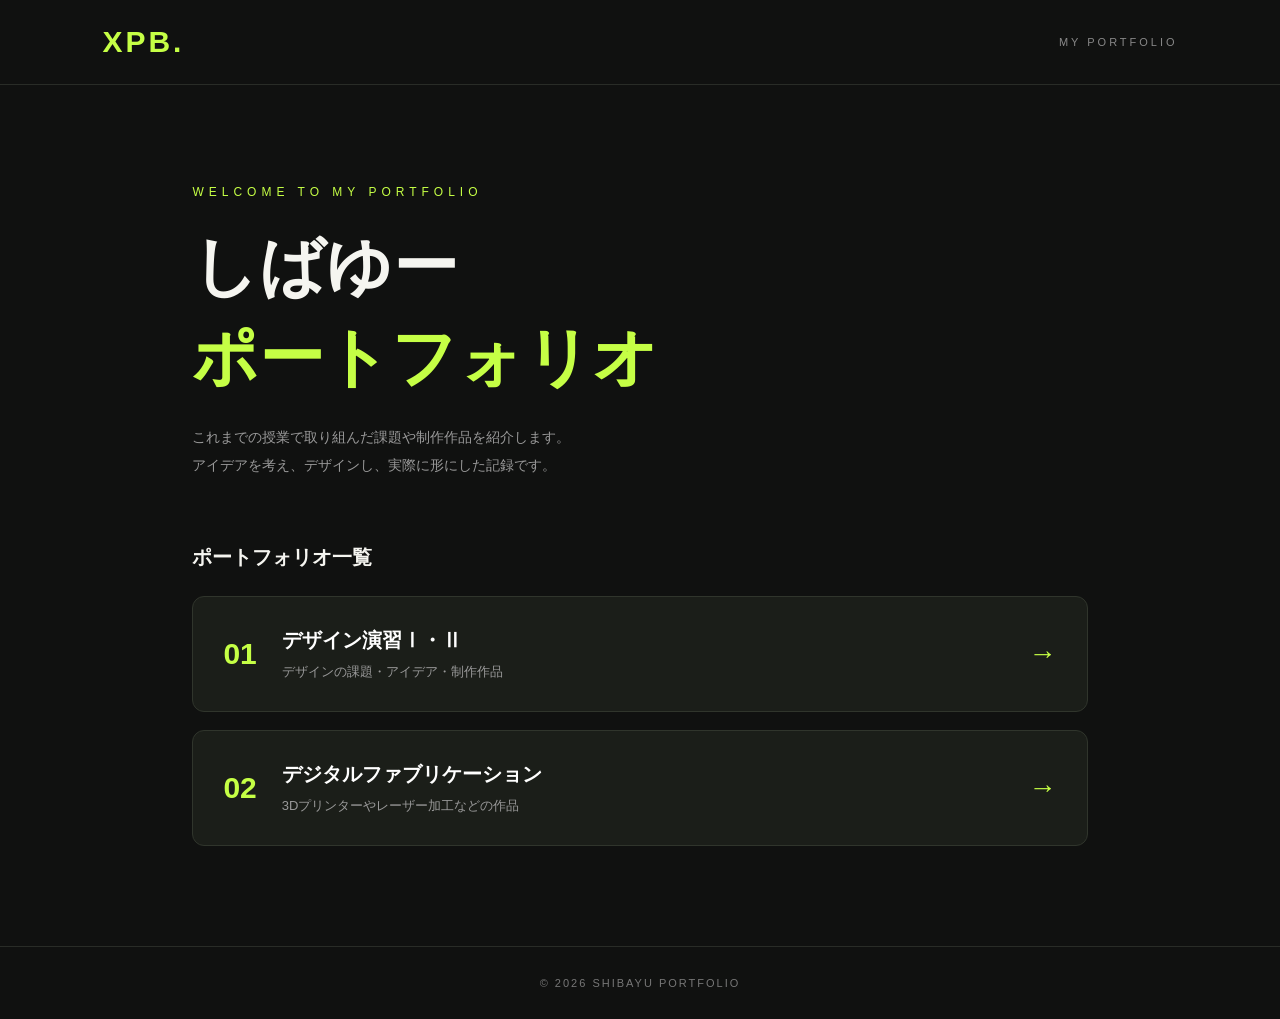
<file: index.html>
<!DOCTYPE html>
<html lang="ja">
<head>
<meta charset="UTF-8">
<meta name="viewport" content="width=device-width, initial-scale=1.0">
<title>XPB | しばゆーポートフォリオ</title>

<style>
* {
margin: 0;
padding: 0;
box-sizing: border-box;
}

body {
background: #101110;
color: #f5f5f0;
font-family: Arial, "Noto Sans JP", sans-serif;
min-height: 100vh;
}

header {
height: 85px;
padding: 0 8%;
display: flex;
align-items: center;
justify-content: space-between;
border-bottom: 1px solid #292c27;
}

.logo {
color: #c5ff45;
font-size: 30px;
font-weight: 900;
letter-spacing: 3px;
}

.header-text {
color: #888;
font-size: 11px;
letter-spacing: 3px;
}

main {
max-width: 1100px;
margin: 0 auto;
padding: 100px 8%;
}

.label {
color: #c5ff45;
font-size: 12px;
letter-spacing: 5px;
margin-bottom: 22px;
}

h1 {
font-size: clamp(35px, 6vw, 65px);
line-height: 1.4;
margin-bottom: 20px;
}

h1 span {
color: #c5ff45;
}

.intro {
color: #999;
font-size: 14px;
line-height: 2;
margin-bottom: 65px;
}

.list-title {
font-size: 20px;
margin-bottom: 25px;
}

.portfolio-list {
display: flex;
flex-direction: column;
gap: 18px;
}

.portfolio-item {
display: flex;
align-items: center;
justify-content: space-between;
padding: 30px;
background: #1b1e19;
border: 1px solid #30352c;
border-radius: 12px;
color: white;
text-decoration: none;
transition: 0.3s;
}

.portfolio-item:hover {
border-color: #c5ff45;
transform: translateY(-5px);
background: #22271e;
}

.item-left {
display: flex;
align-items: center;
gap: 25px;
}

.number {
color: #c5ff45;
font-size: 30px;
font-weight: bold;
}

.item-title {
font-size: 20px;
font-weight: bold;
margin-bottom: 9px;
}

.item-description {
color: #999;
font-size: 13px;
}

.arrow {
color: #c5ff45;
font-size: 28px;
}

footer {
padding: 30px;
border-top: 1px solid #292c27;
text-align: center;
color: #777;
font-size: 11px;
letter-spacing: 2px;
}

@media (max-width: 600px) {
header {
height: 70px;
padding: 0 6%;
}

main {
padding: 75px 6%;
}

.intro {
margin-bottom: 45px;
}

.portfolio-item {
padding: 23px 17px;
}

.item-left {
gap: 15px;
}

.item-title {
font-size: 16px;
}

.item-description {
font-size: 11px;
}

.number {
font-size: 24px;
}
}
</style>
</head>

<body>

<header>
<div class="logo">XPB.</div>
<div class="header-text">MY PORTFOLIO</div>
</header>

<main>

<p class="label">WELCOME TO MY PORTFOLIO</p>

<h1>
しばゆー<br>
<span>ポートフォリオ</span>
</h1>

<p class="intro">
これまでの授業で取り組んだ課題や制作作品を紹介します。<br>
アイデアを考え、デザインし、実際に形にした記録です。
</p>

<h2 class="list-title">ポートフォリオ一覧</h2>

<div class="portfolio-list">

<!-- デザイン演習のリンク先 -->
<a href="de12/" class="portfolio-item">
<div class="item-left">
<div class="number">01</div>
<div>
<div class="item-title">デザイン演習Ⅰ・Ⅱ</div>
<p class="item-description">
デザインの課題・アイデア・制作作品
</p>
</div>
</div>
<div class="arrow">→</div>
</a>

<!-- デジタルファブのリンク先 -->
<a href="digi_fab/" class="portfolio-item">
<div class="item-left">
<div class="number">02</div>
<div>
<div class="item-title">デジタルファブリケーション</div>
<p class="item-description">
3Dプリンターやレーザー加工などの作品
</p>
</div>
</div>
<div class="arrow">→</div>
</a>

</div>

</main>

<footer>
© 2026 SHIBAYU PORTFOLIO
</footer>

</body>
</html>
</file>
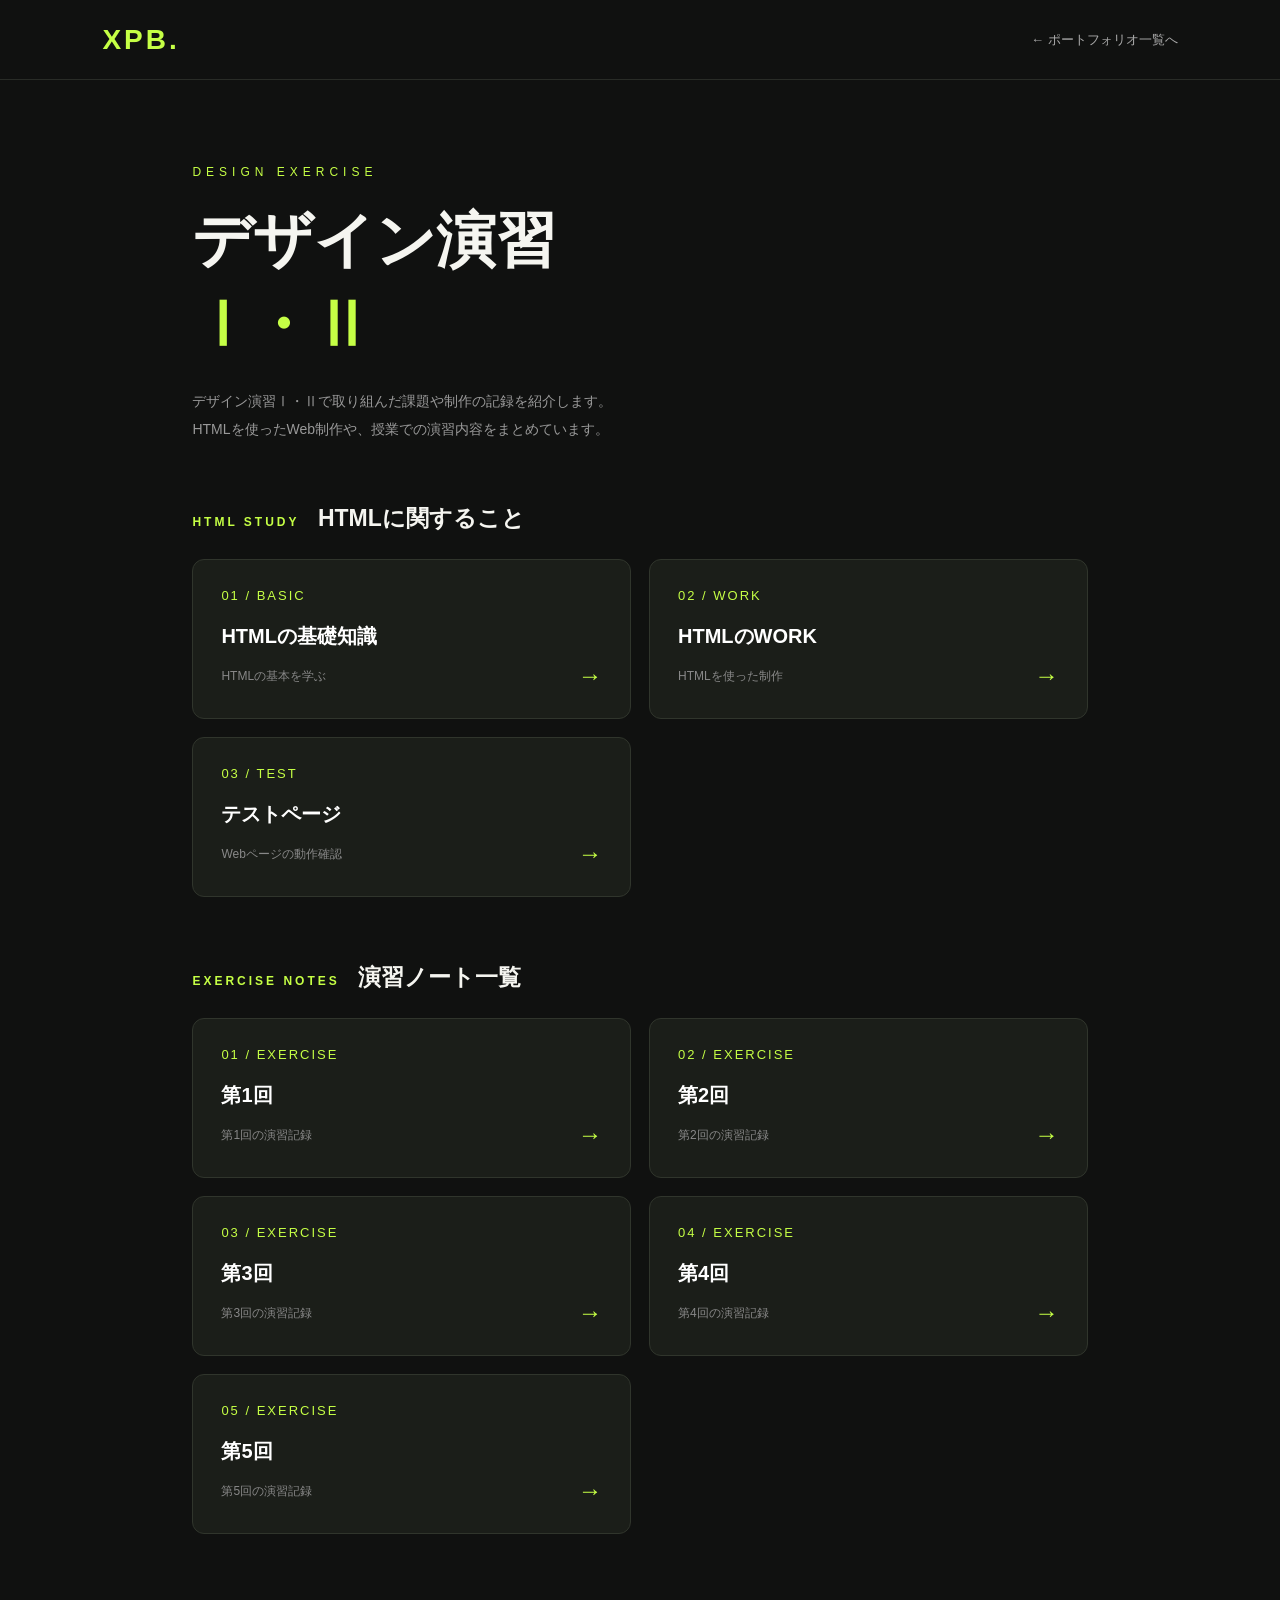
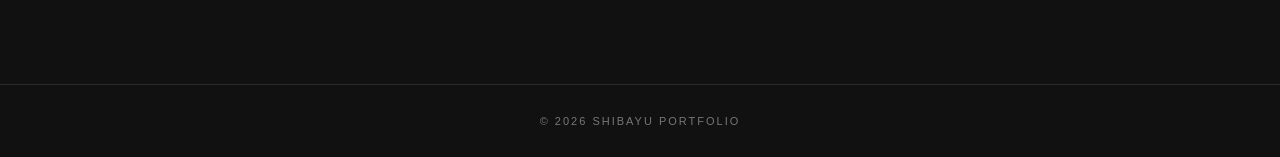
<file: de12/index.html>
<!DOCTYPE html>
<html lang="ja">
<head>
<meta charset="UTF-8">
<meta name="viewport" content="width=device-width, initial-scale=1.0">
<title>デザイン演習Ⅰ・Ⅱ | XPB</title>

<style>
* {
margin: 0;
padding: 0;
box-sizing: border-box;
}

body {
background: #101110;
color: #f5f5f0;
font-family: Arial, "Noto Sans JP", sans-serif;
min-height: 100vh;
}

header {
height: 80px;
padding: 0 8%;
display: flex;
justify-content: space-between;
align-items: center;
border-bottom: 1px solid #292c27;
}

.logo {
color: #c5ff45;
font-size: 28px;
font-weight: 900;
letter-spacing: 3px;
}

.back-link {
color: #aaa;
text-decoration: none;
font-size: 13px;
transition: 0.3s;
}

.back-link:hover {
color: #c5ff45;
}

main {
max-width: 1100px;
margin: 0 auto;
padding: 85px 8%;
}

.label {
color: #c5ff45;
font-size: 12px;
letter-spacing: 5px;
margin-bottom: 20px;
}

h1 {
font-size: clamp(32px, 6vw, 60px);
line-height: 1.4;
margin-bottom: 20px;
}

h1 span {
color: #c5ff45;
}

.description {
color: #999;
font-size: 14px;
line-height: 2;
margin-bottom: 60px;
}

.section-heading {
font-size: 23px;
margin-bottom: 25px;
}

.section-heading span {
color: #c5ff45;
font-size: 12px;
letter-spacing: 3px;
margin-right: 12px;
}

.card-grid {
display: grid;
grid-template-columns: repeat(2, 1fr);
gap: 18px;
margin-bottom: 65px;
}

.card {
display: block;
padding: 28px;
min-height: 160px;
background: #1b1e19;
border: 1px solid #30352c;
border-radius: 12px;
color: white;
text-decoration: none;
transition: 0.3s;
}

.card:hover {
transform: translateY(-5px);
border-color: #c5ff45;
background: #22271e;
}

.card-number {
color: #c5ff45;
font-size: 13px;
letter-spacing: 2px;
margin-bottom: 20px;
}

.card-title {
font-size: 20px;
font-weight: bold;
margin-bottom: 12px;
}

.card-bottom {
display: flex;
justify-content: space-between;
align-items: center;
}

.card-caption {
color: #888;
font-size: 12px;
}

.arrow {
color: #c5ff45;
font-size: 24px;
}

footer {
padding: 30px;
text-align: center;
color: #777;
font-size: 11px;
letter-spacing: 2px;
border-top: 1px solid #292c27;
}

@media (max-width: 650px) {
header {
padding: 0 6%;
}

main {
padding: 65px 6%;
}

.card-grid {
grid-template-columns: 1fr;
}

.card {
min-height: 140px;
padding: 24px;
}
}
</style>
</head>

<body>

<header>
<div class="logo">XPB.</div>
<a href="../index.html" class="back-link">
← ポートフォリオ一覧へ
</a>
</header>

<main>

<p class="label">DESIGN EXERCISE</p>

<h1>
デザイン演習<br>
<span>Ⅰ・Ⅱ</span>
</h1>

<p class="description">
デザイン演習Ⅰ・Ⅱで取り組んだ課題や制作の記録を紹介します。<br>
HTMLを使ったWeb制作や、授業での演習内容をまとめています。
</p>

<h2 class="section-heading">
<span>HTML STUDY</span>
HTMLに関すること
</h2>

<div class="card-grid">

<a href="./hp1.html" target="_blank" class="card">
<p class="card-number">01 / BASIC</p>
<h3 class="card-title">HTMLの基礎知識</h3>
<div class="card-bottom">
<p class="card-caption">HTMLの基本を学ぶ</p>
<span class="arrow">→</span>
</div>
</a>

<a href="./hp2.html" target="_blank" class="card">
<p class="card-number">02 / WORK</p>
<h3 class="card-title">HTMLのWORK</h3>
<div class="card-bottom">
<p class="card-caption">HTMLを使った制作</p>
<span class="arrow">→</span>
</div>
</a>

<a href="./test.html" target="_blank" class="card">
<p class="card-number">03 / TEST</p>
<h3 class="card-title">テストページ</h3>
<div class="card-bottom">
<p class="card-caption">Webページの動作確認</p>
<span class="arrow">→</span>
</div>
</a>

</div>

<h2 class="section-heading">
<span>EXERCISE NOTES</span>
演習ノート一覧
</h2>

<div class="card-grid">

<a href="1.html" class="card">
<p class="card-number">01 / EXERCISE</p>
<h3 class="card-title">第1回</h3>
<div class="card-bottom">
<p class="card-caption">第1回の演習記録</p>
<span class="arrow">→</span>
</div>
</a>

<a href="2.html" class="card">
<p class="card-number">02 / EXERCISE</p>
<h3 class="card-title">第2回</h3>
<div class="card-bottom">
<p class="card-caption">第2回の演習記録</p>
<span class="arrow">→</span>
</div>
</a>

<a href="3.html" class="card">
<p class="card-number">03 / EXERCISE</p>
<h3 class="card-title">第3回</h3>
<div class="card-bottom">
<p class="card-caption">第3回の演習記録</p>
<span class="arrow">→</span>
</div>
</a>

<a href="4.html" class="card">
<p class="card-number">04 / EXERCISE</p>
<h3 class="card-title">第4回</h3>
<div class="card-bottom">
<p class="card-caption">第4回の演習記録</p>
<span class="arrow">→</span>
</div>
</a>

<a href="5.html" class="card">
<p class="card-number">05 / EXERCISE</p>
<h3 class="card-title">第5回</h3>
<div class="card-bottom">
<p class="card-caption">第5回の演習記録</p>
<span class="arrow">→</span>
</div>
</a>

</div>

</main>

<footer>
© 2026 SHIBAYU PORTFOLIO
</footer>

</body>
</html>
</file>
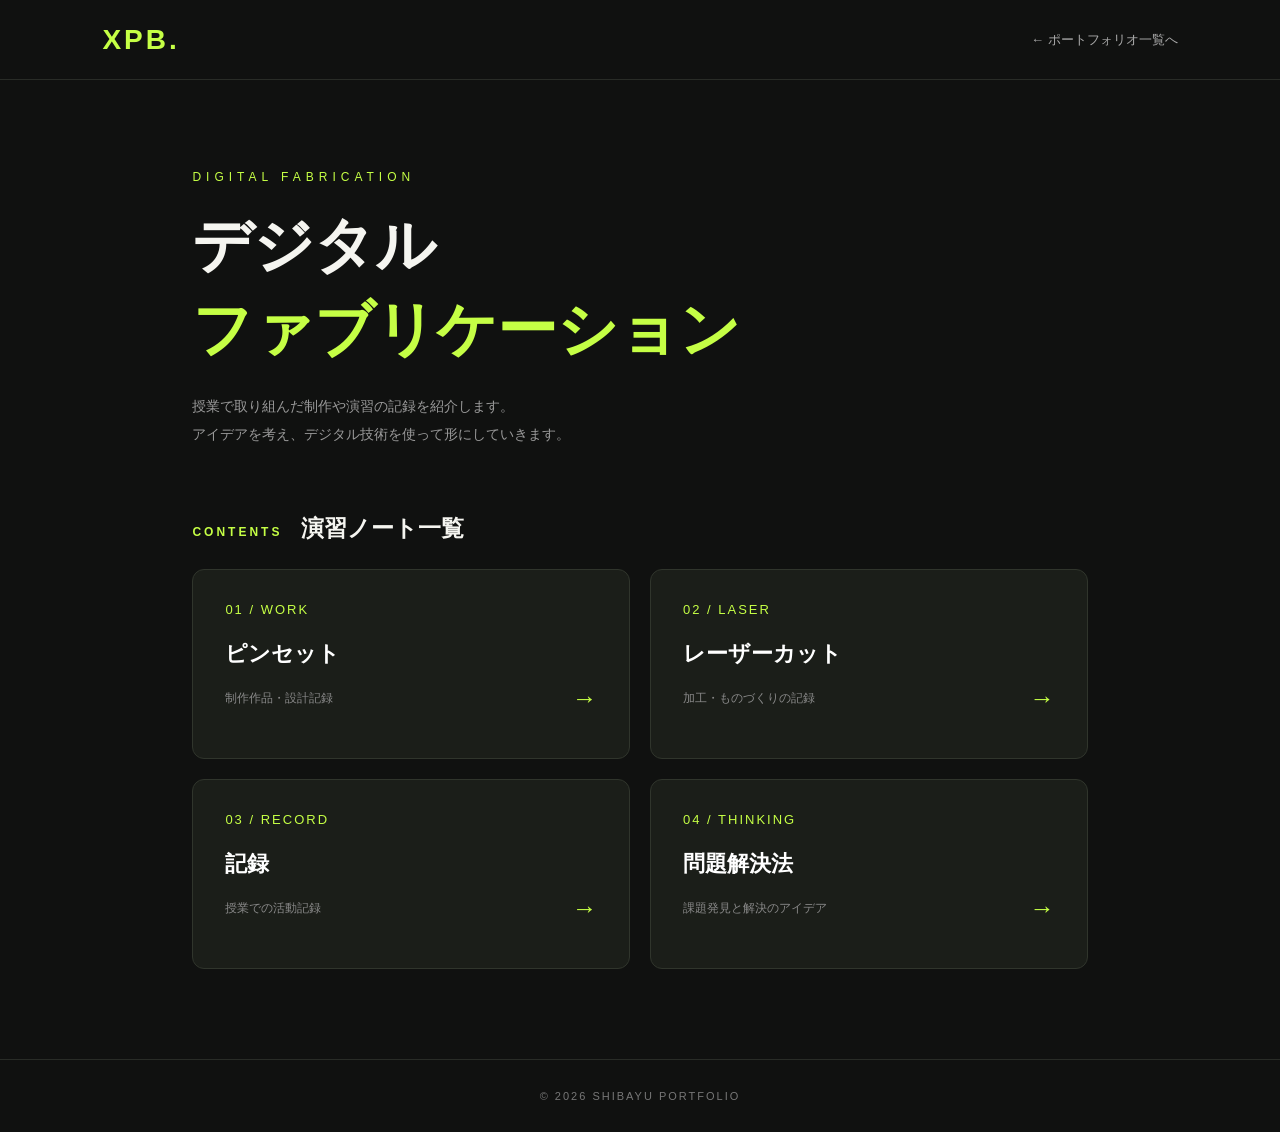
<file: digi_fab/index.html>
<!DOCTYPE html>
<html lang="ja">
<head>
<meta charset="UTF-8">
<meta name="viewport" content="width=device-width, initial-scale=1.0">
<title>デジタルファブリケーション | XPB</title>

<style>
* {
margin: 0;
padding: 0;
box-sizing: border-box;
}

html {
scroll-behavior: smooth;
}

body {
background: #101110;
color: #f5f5f0;
font-family: Arial, "Noto Sans JP", sans-serif;
min-height: 100vh;
}

header {
height: 80px;
padding: 0 8%;
display: flex;
justify-content: space-between;
align-items: center;
border-bottom: 1px solid #292c27;
}

.logo {
color: #c5ff45;
font-size: 28px;
font-weight: 900;
letter-spacing: 3px;
}

.back-link {
color: #aaa;
text-decoration: none;
font-size: 13px;
transition: 0.3s;
}

.back-link:hover {
color: #c5ff45;
}

main {
max-width: 1100px;
margin: 0 auto;
padding: 90px 8%;
}

.label {
color: #c5ff45;
font-size: 12px;
letter-spacing: 5px;
margin-bottom: 20px;
}

h1 {
font-size: clamp(32px, 6vw, 60px);
line-height: 1.4;
margin-bottom: 20px;
}

h1 span {
color: #c5ff45;
}

.description {
color: #999;
font-size: 14px;
line-height: 2;
margin-bottom: 65px;
}

.section-heading {
font-size: 23px;
margin-bottom: 25px;
}

.section-heading span {
color: #c5ff45;
font-size: 12px;
letter-spacing: 3px;
margin-right: 12px;
}

.note-grid {
display: grid;
grid-template-columns: repeat(2, 1fr);
gap: 20px;
}

.note-card {
display: block;
padding: 32px;
min-height: 190px;
background: #1b1e19;
border: 1px solid #30352c;
border-radius: 12px;
color: white;
text-decoration: none;
transition: 0.3s;
}

.note-card:hover {
transform: translateY(-6px);
border-color: #c5ff45;
background: #22271e;
}

.note-number {
color: #c5ff45;
font-size: 13px;
letter-spacing: 2px;
margin-bottom: 22px;
}

.note-title {
font-size: 22px;
font-weight: bold;
margin-bottom: 15px;
}

.note-bottom {
display: flex;
justify-content: space-between;
align-items: center;
}

.note-caption {
color: #888;
font-size: 12px;
}

.arrow {
color: #c5ff45;
font-size: 25px;
}

footer {
padding: 30px;
text-align: center;
color: #777;
font-size: 11px;
letter-spacing: 2px;
border-top: 1px solid #292c27;
}

@media (max-width: 650px) {
header {
padding: 0 6%;
}

main {
padding: 65px 6%;
}

.note-grid {
grid-template-columns: 1fr;
}

.note-card {
min-height: 160px;
padding: 25px;
}

.note-title {
font-size: 19px;
}
}
</style>
</head>

<body>

<header>
<div class="logo">XPB.</div>
<a href="../index.html" class="back-link">
← ポートフォリオ一覧へ
</a>
</header>

<main>

<p class="label">DIGITAL FABRICATION</p>

<h1>
デジタル<br>
<span>ファブリケーション</span>
</h1>

<p class="description">
授業で取り組んだ制作や演習の記録を紹介します。<br>
アイデアを考え、デジタル技術を使って形にしていきます。
</p>

<h2 class="section-heading">
<span>CONTENTS</span>
演習ノート一覧
</h2>

<div class="note-grid">

<a href="pinset.html" class="note-card">
<p class="note-number">01 / WORK</p>
<h3 class="note-title">ピンセット</h3>
<div class="note-bottom">
<p class="note-caption">制作作品・設計記録</p>
<span class="arrow">→</span>
</div>
</a>

<a href="レーザーカット.html" class="note-card">
<p class="note-number">02 / LASER</p>
<h3 class="note-title">レーザーカット</h3>
<div class="note-bottom">
<p class="note-caption">加工・ものづくりの記録</p>
<span class="arrow">→</span>
</div>
</a>

<a href="観察.html" class="note-card">
<p class="note-number">03 / RECORD</p>
<h3 class="note-title">記録</h3>
<div class="note-bottom">
<p class="note-caption">授業での活動記録</p>
<span class="arrow">→</span>
</div>
</a>

<a href="問題解決.html" class="note-card">
<p class="note-number">04 / THINKING</p>
<h3 class="note-title">問題解決法</h3>
<div class="note-bottom">
<p class="note-caption">課題発見と解決のアイデア</p>
<span class="arrow">→</span>
</div>
</a>

</div>

</main>

<footer>
© 2026 SHIBAYU PORTFOLIO
</footer>

</body>
</html>
</file>
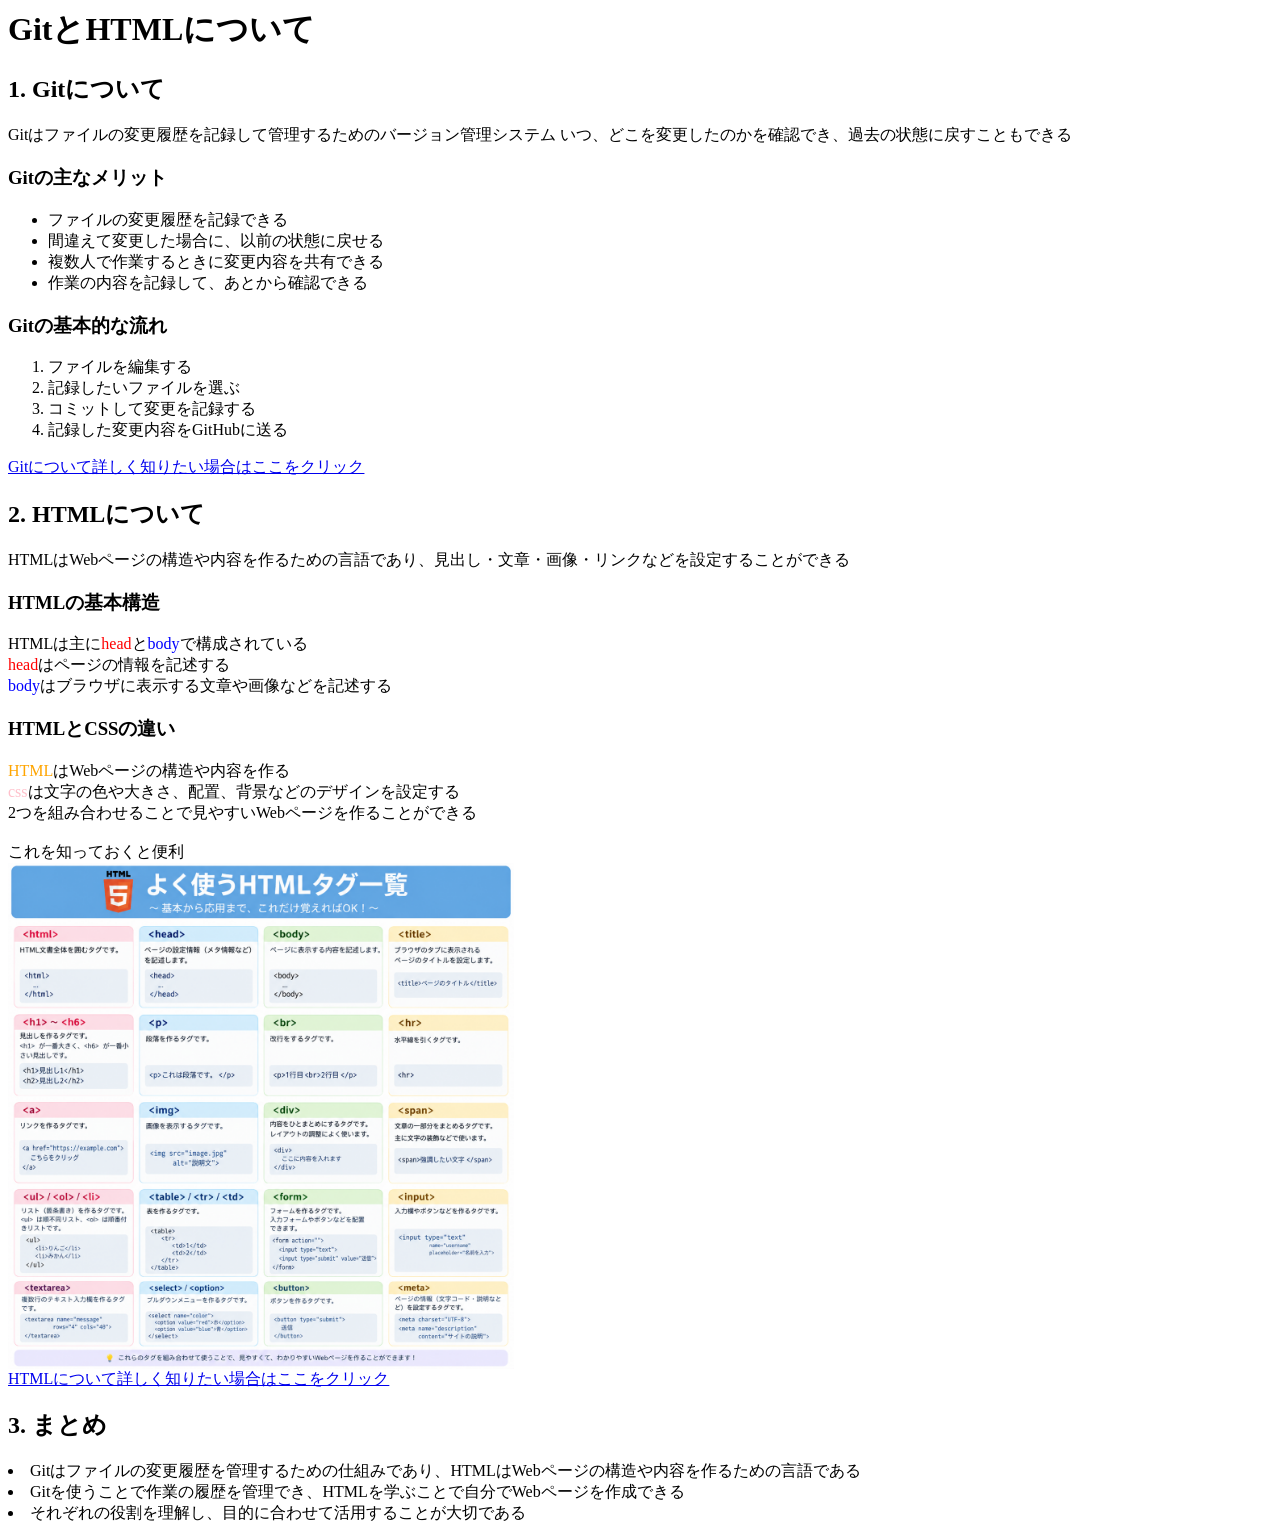
<file: de12/1.html>
<body>
<h1>GitとHTMLについて</h1>

<div>
<h2>1. Gitについて</h2>
Gitはファイルの変更履歴を記録して管理するためのバージョン管理システム
いつ、どこを変更したのかを確認でき、過去の状態に戻すこともできる
<h3>Gitの主なメリット</h3>
<ul><li>ファイルの変更履歴を記録できる</li>
<li>間違えて変更した場合に、以前の状態に戻せる</li>
<li>複数人で作業するときに変更内容を共有できる</li>
<li>作業の内容を記録して、あとから確認できる</li></ul>
<h3>Gitの基本的な流れ</h3>
<ol><li>ファイルを編集する</li>
<li>記録したいファイルを選ぶ</li>
<li>コミットして変更を記録する</li>
<li>記録した変更内容をGitHubに送る</li></ol>
</p>
<a href="https://git-scm.com/book/ja/v2" target="_blank">
    Gitについて詳しく知りたい場合はここをクリック</a>
<div>
<h2>2. HTMLについて</h2>
HTMLはWebページの構造や内容を作るための言語であり、見出し・文章・画像・リンクなどを設定することができる
<h3>HTMLの基本構造</h3>
HTMLは主に<span style="color:red;">head</span>と<span style="color:blue;">body</span>で構成されている<br>
<span style="color:red;">head</span>はページの情報を記述する<br>
<span style="color:blue;">body</span>はブラウザに表示する文章や画像などを記述する<br>
<h3>HTMLとCSSの違い</h3>
<span style="color:orange;">HTML</span>はWebページの構造や内容を作る<br>
<span style="color:pink;">css</span>は文字の色や大きさ、配置、背景などのデザインを設定する<br>
2つを組み合わせることで見やすいWebページを作ることができる<br><br>
これを知っておくと便利<br>
<img src="./images/82ED0742-B551-468D-859B-94394825E47D.png" width="40%"><br>
<a href="https://developer.mozilla.org/ja/docs/Web/HTML"target="_blank">
     HTMLについて詳しく知りたい場合はここをクリック</a>
<h2>3. まとめ</h2>
<li>Gitはファイルの変更履歴を管理するための仕組みであり、HTMLはWebページの構造や内容を作るための言語である</li>
<li>Gitを使うことで作業の履歴を管理でき、HTMLを学ぶことで自分でWebページを作成できる</li>
<li>それぞれの役割を理解し、目的に合わせて活用することが大切である</li>
</body>
</html>
</file>
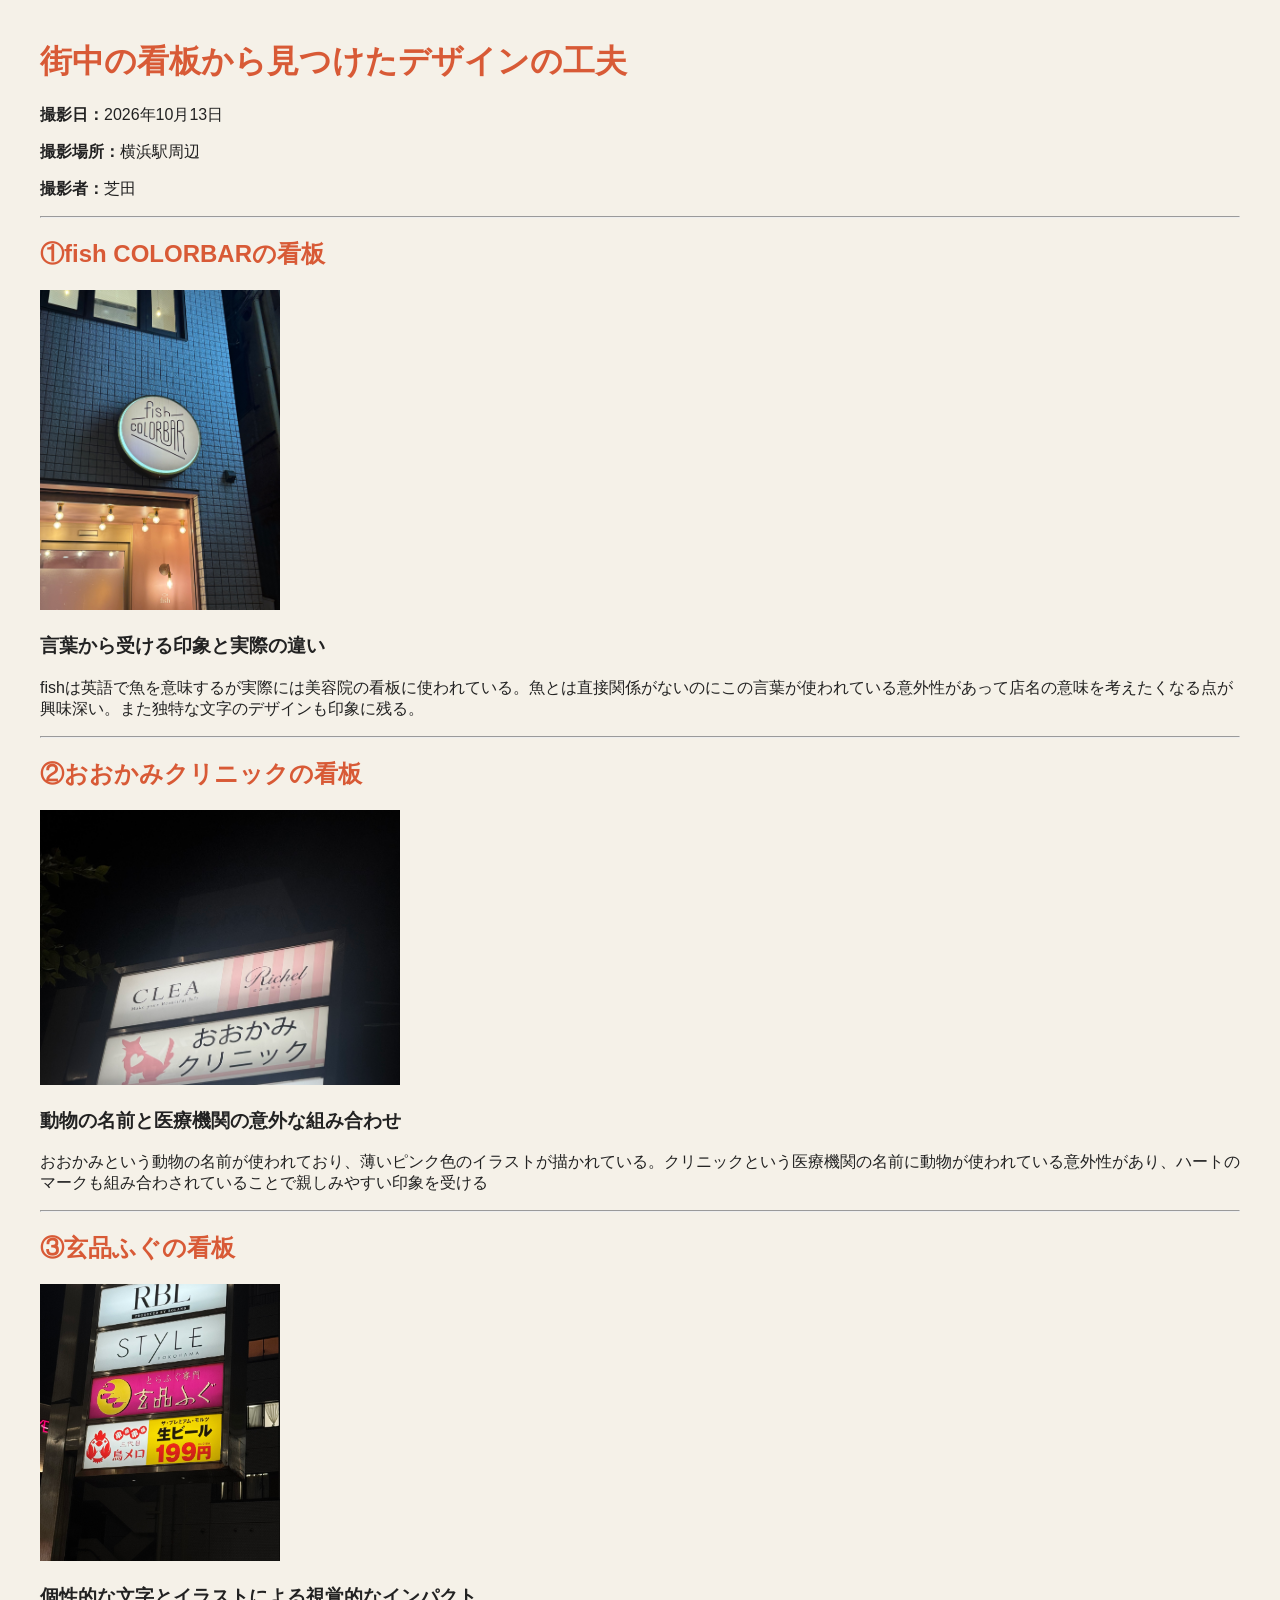
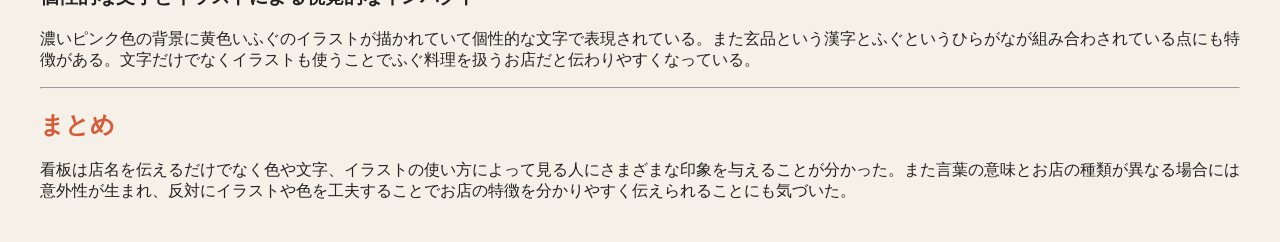
<file: de12/2.html>
<!DOCTYPE html>
<html lang="ja">
<head>
<meta charset="UTF-8">
<title>路上観察</title>
<link rel="stylesheet" href="style.css">
</head>
<body>
<h1>街中の看板から見つけたデザインの工夫</h1>
<div>
<p><strong>撮影日：</strong>2026年10月13日</p>
<p><strong>撮影場所：</strong>横浜駅周辺</p>
<p><strong>撮影者：</strong>芝田</p>
</div>
<hr>
<h2>①fish COLORBARの看板</h2>
<img src="./images/IMG_3281.jpeg" alt="マクドナルドの看板" width="20%">
<h3>言葉から受ける印象と実際の違い</h3>
<p>fishは英語で魚を意味するが実際には美容院の看板に使われている。魚とは直接関係がないのにこの言葉が使われている意外性があって店名の意味を考えたくなる点が興味深い。また独特な文字のデザインも印象に残る。</p>
<hr>
<h2>②おおかみクリニックの看板</h2>
<img src="./images/IMG_3283.jpeg" alt="fish COLORBARの看板" width="30%">
<h3>動物の名前と医療機関の意外な組み合わせ</h3>
<p>おおかみという動物の名前が使われており、薄いピンク色のイラストが描かれている。クリニックという医療機関の名前に動物が使われている意外性があり、ハートのマークも組み合わされていることで親しみやすい印象を受ける</p>
<hr>
<h2>③玄品ふぐの看板</h2>
<img src="./images/IMG_3282.jpeg" alt="玄品ふぐの看板" width="20%">
<h3>個性的な文字とイラストによる視覚的なインパクト</h3>
<p>濃いピンク色の背景に黄色いふぐのイラストが描かれていて個性的な文字で表現されている。また玄品という漢字とふぐというひらがなが組み合わされている点にも特徴がある。文字だけでなくイラストも使うことでふぐ料理を扱うお店だと伝わりやすくなっている。</p>
<hr>
<h2>まとめ</h2>
<p>看板は店名を伝えるだけでなく色や文字、イラストの使い方によって見る人にさまざまな印象を与えることが分かった。また言葉の意味とお店の種類が異なる場合には意外性が生まれ、反対にイラストや色を工夫することでお店の特徴を分かりやすく伝えられることにも気づいた。</p>
</body>
</html>
</file>
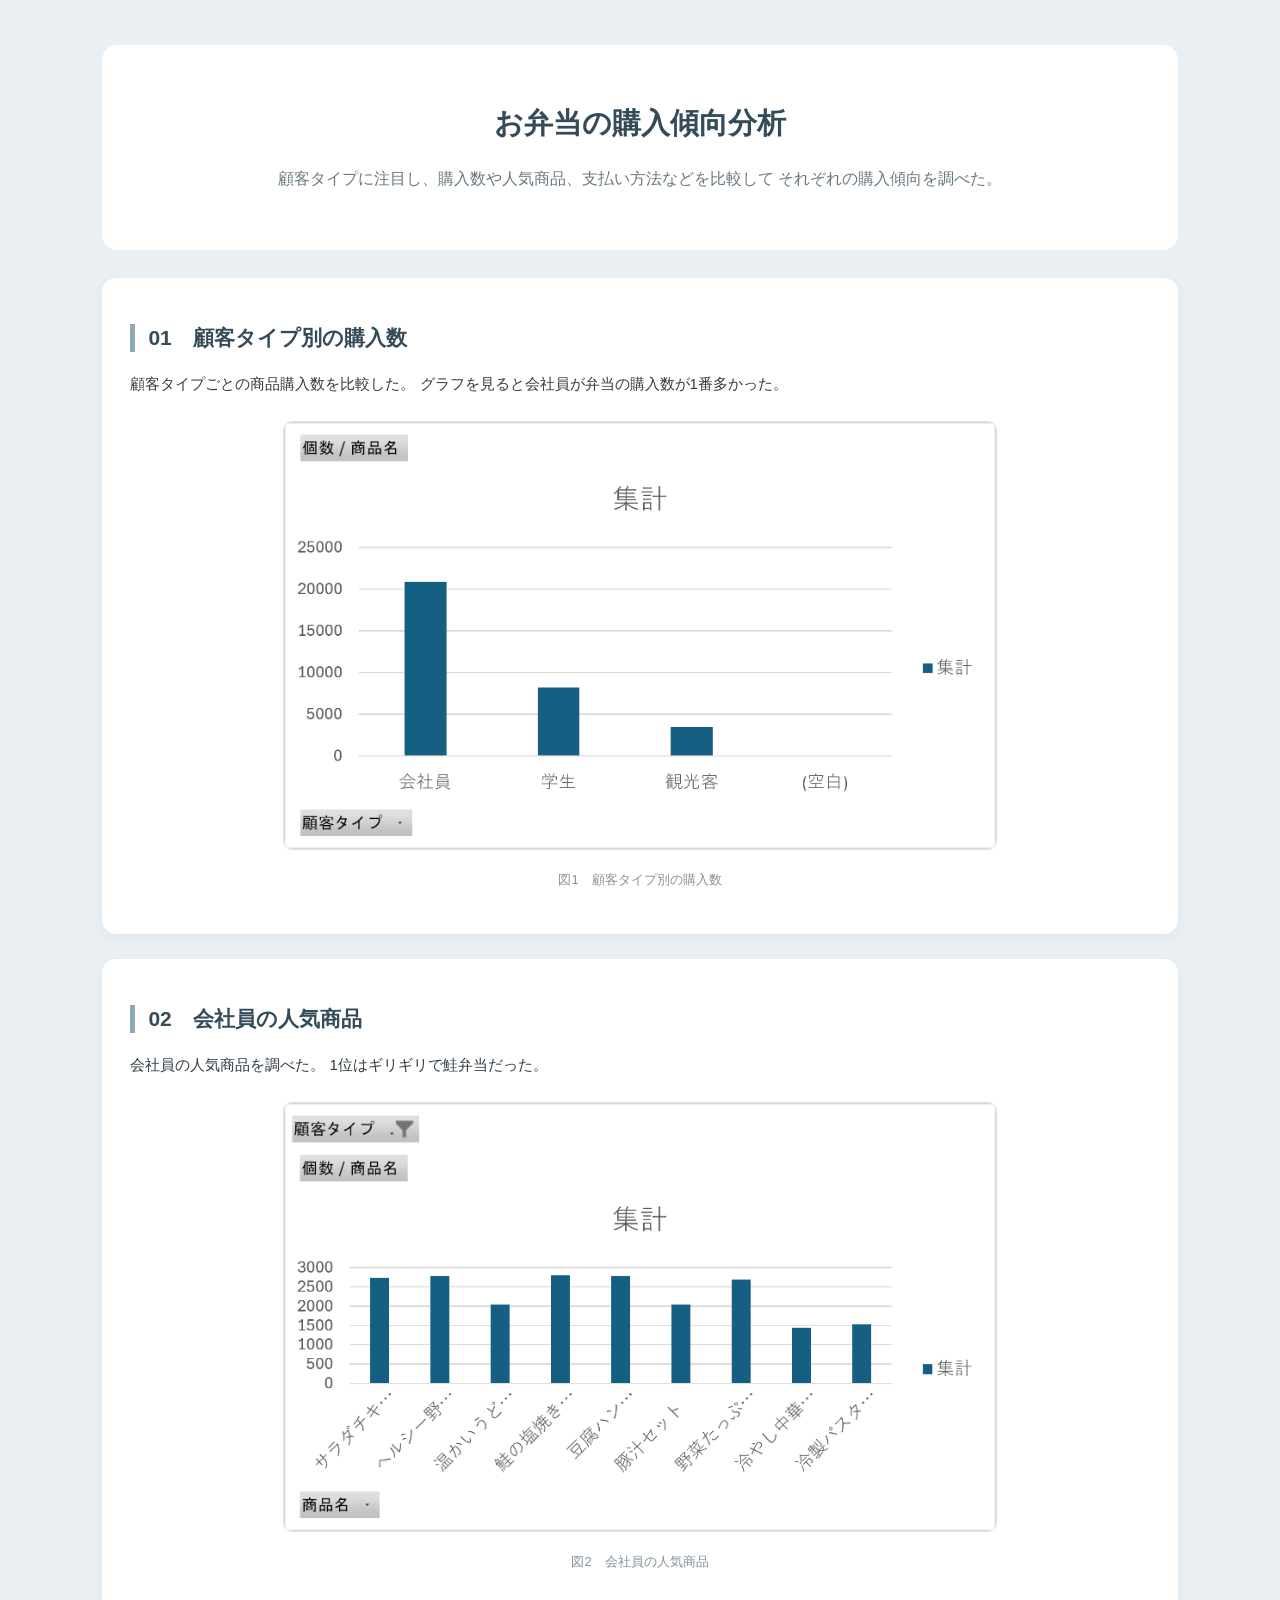
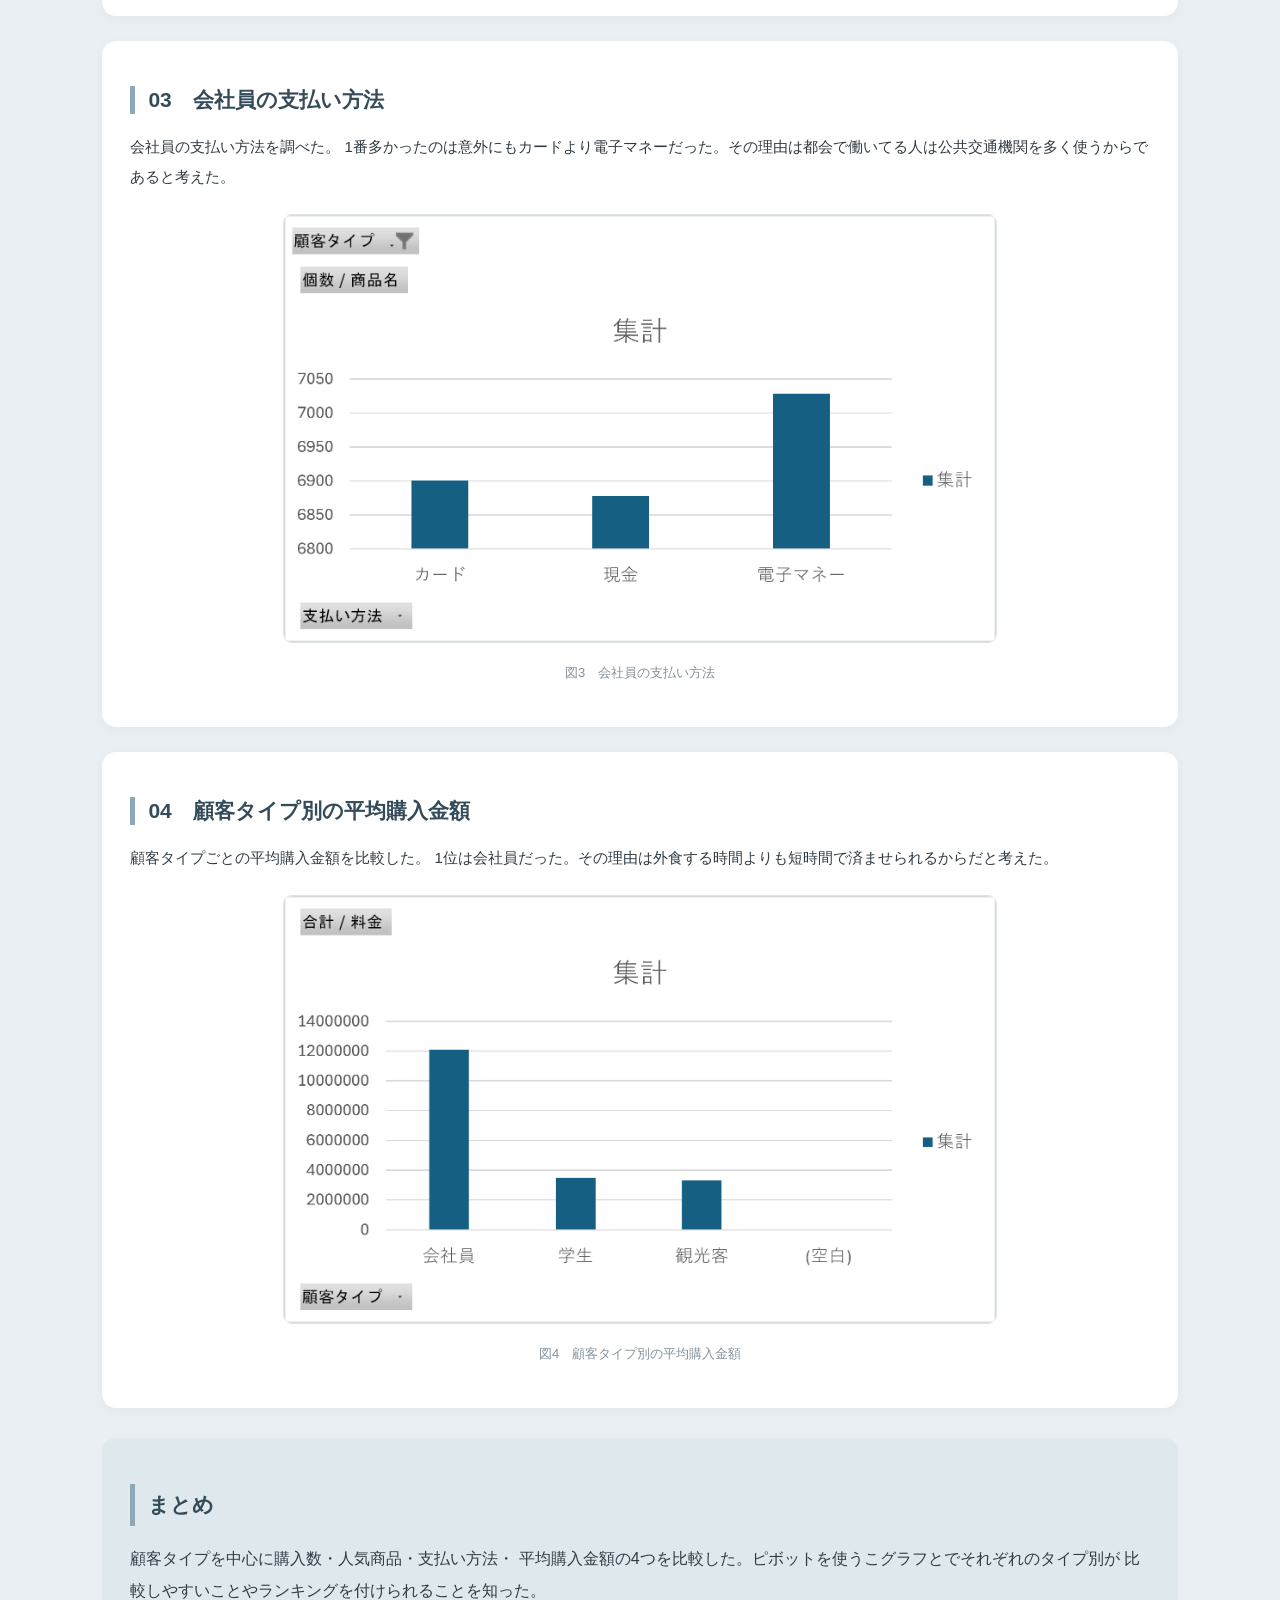
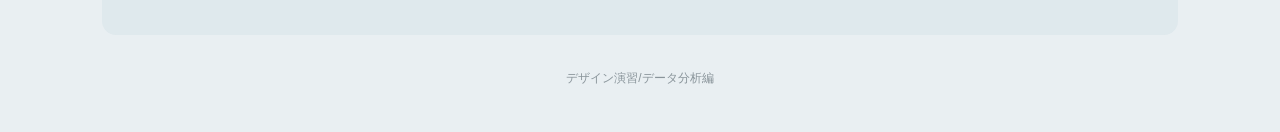
<file: de12/3.html>
<!DOCTYPE html>
<html lang="ja">
<head>
<meta charset="UTF-8">
<meta name="viewport" content="width=device-width, initial-scale=1.0">
<title>お弁当の購入傾向分析</title>

<style>
* {
    box-sizing: border-box;
}

body {
    margin: 0;
    padding: 45px 8%;
    background: #e9eff2;
    color: #303b43;
    font-family: "Yu Gothic", sans-serif;
}

header {
    background: white;
    padding: 40px 25px;
    border-radius: 15px;
    text-align: center;
    margin-bottom: 28px;
}

header h1 {
    font-size: 29px;
    color: #344b59;
}

header p {
    color: #687781;
    line-height: 1.9;
}

.section {
    background: white;
    padding: 28px;
    border-radius: 14px;
    margin-bottom: 25px;
    box-shadow: 0 3px 12px rgba(0,0,0,0.04);
}

h2 {
    font-size: 21px;
    color: #344b59;
    border-left: 5px solid #8da9b7;
    padding-left: 13px;
}

.section p {
    font-size: 15px;
    line-height: 2;
}

.point {
    background: #f0f4f6;
    padding: 13px 17px;
    border-radius: 8px;
    margin-top: 15px;
    font-size: 14px;
    line-height: 1.9;
}

.photo {
    margin-top: 22px;
    text-align: center;
}

.photo img {
    width: 70%;
    max-width: 750px;
    height: auto;
    border-radius: 9px;
    border: 1px solid #dce3e7;
}

.photo p {
    font-size: 13px;
    color: #84919a;
}

.summary {
    background: #dfe9ed;
    padding: 28px;
    border-radius: 14px;
    margin-top: 30px;
    line-height: 2;
}

footer {
    text-align: center;
    color: #89949a;
    font-size: 12px;
    margin-top: 35px;
}
</style>
</head>

<body>

<header>
    <h1>お弁当の購入傾向分析</h1>
    <p>
        顧客タイプに注目し、購入数や人気商品、支払い方法などを比較して
        それぞれの購入傾向を調べた。
    </p>
</header>

<div class="section">
    <h2>01　顧客タイプ別の購入数</h2>
    <p>
        顧客タイプごとの商品購入数を比較した。
        グラフを見ると会社員が弁当の購入数が1番多かった。
    </p>
    <div class="photo">
        <img src="images/画像1.png" alt="顧客タイプ別の購入数">
        <p>図1　顧客タイプ別の購入数</p>
    </div>
</div>

<div class="section">
    <h2>02　会社員の人気商品</h2>
    <p>
        会社員の人気商品を調べた。
        1位はギリギリで鮭弁当だった。
    </p>
    <div class="photo">
        <img src="images/画像2.png" alt="顧客タイプ別の人気商品">
        <p>図2　会社員の人気商品</p>
    </div>
</div>

<div class="section">
    <h2>03　会社員の支払い方法</h2>
    <p>
        会社員の支払い方法を調べた。
        1番多かったのは意外にもカードより電子マネーだった。その理由は都会で働いてる人は公共交通機関を多く使うからであると考えた。
    </p>
    <div class="photo">
        <img src="images/画像3.png" alt="顧客タイプ別の支払い方法">
        <p>図3　会社員の支払い方法</p>
    </div>
</div>

<div class="section">
    <h2>04　顧客タイプ別の平均購入金額</h2>
    <p>
        顧客タイプごとの平均購入金額を比較した。
        1位は会社員だった。その理由は外食する時間よりも短時間で済ませられるからだと考えた。
    </p>
    <div class="photo">
        <img src="images/画像4.png" alt="顧客タイプ別の平均購入金額">
        <p>図4　顧客タイプ別の平均購入金額</p>
    </div>
</div>

<div class="summary">
    <h2>まとめ</h2>
    顧客タイプを中心に購入数・人気商品・支払い方法・
    平均購入金額の4つを比較した。ピボットを使うこグラフとでそれぞれのタイプ別が
    比較しやすいことやランキングを付けられることを知った。
</div>
<footer>
    デザイン演習/データ分析編
</footer>
</body>
</html>
</file>
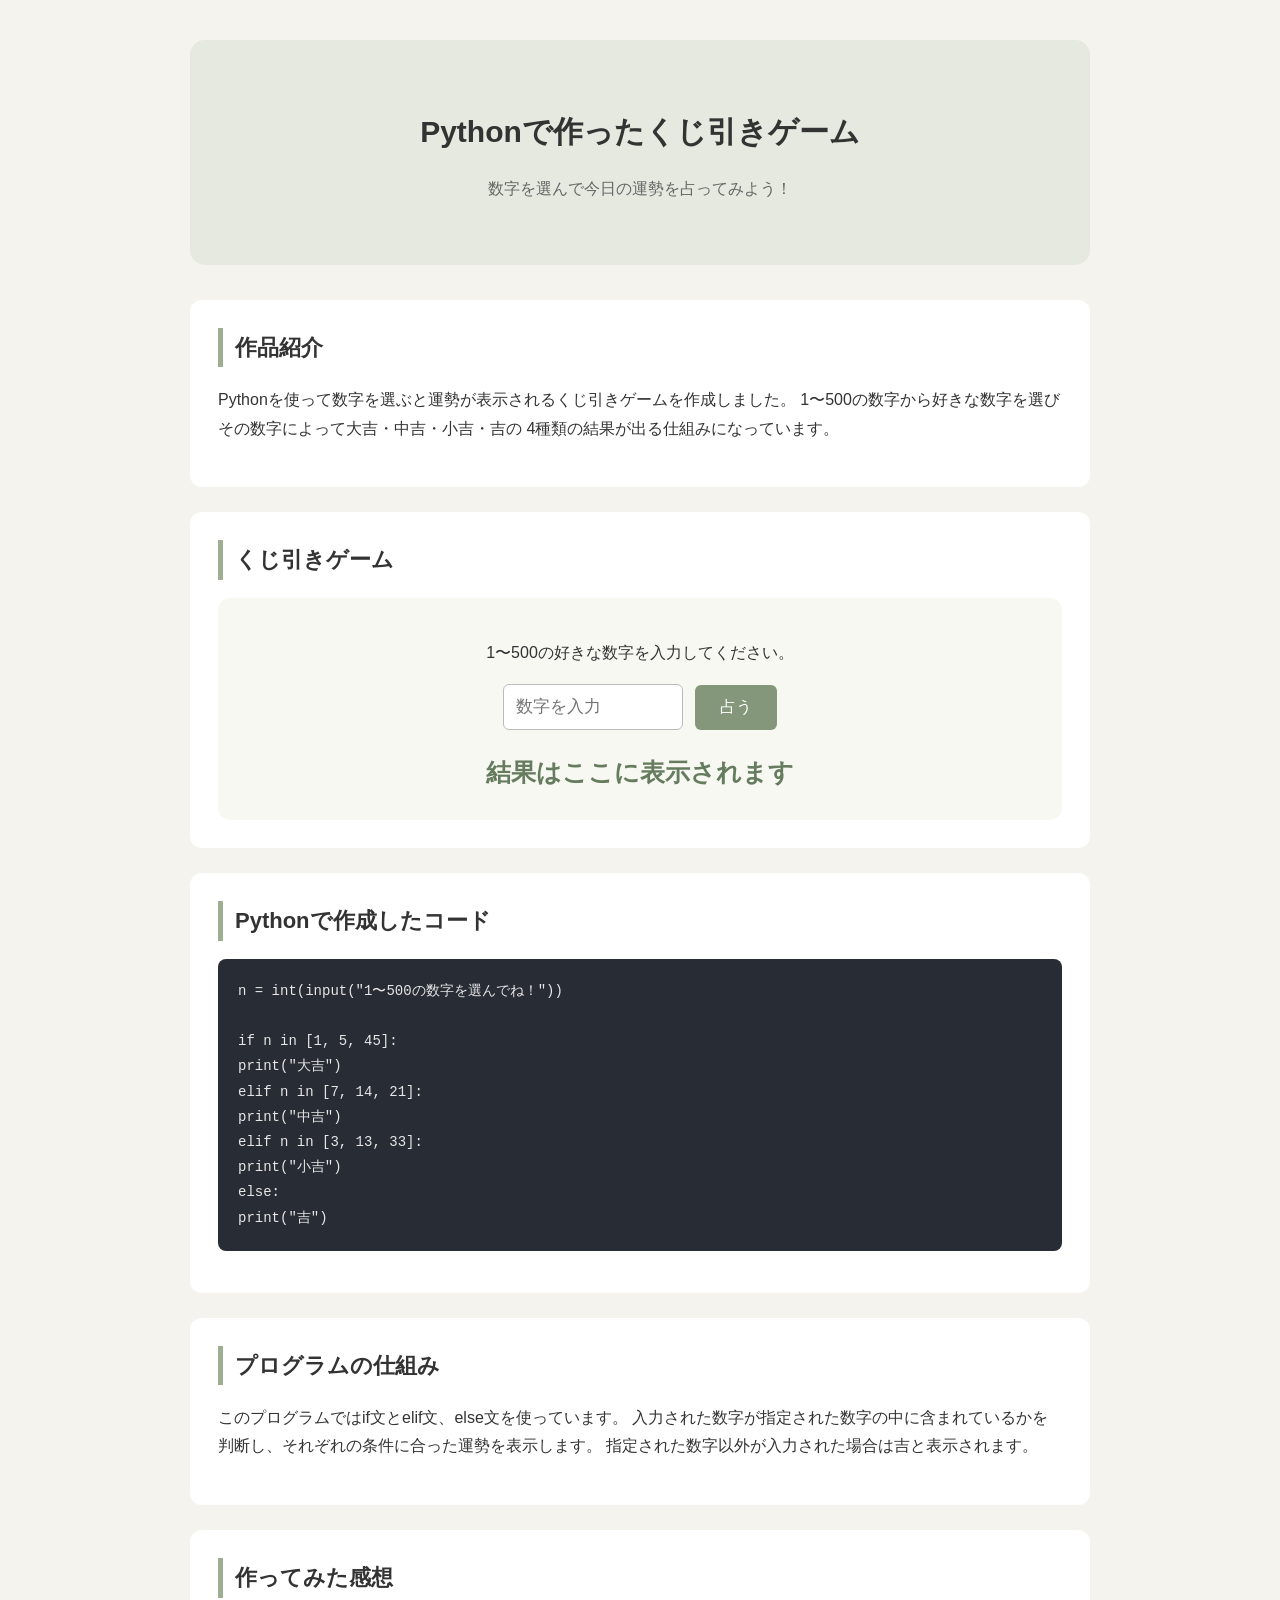
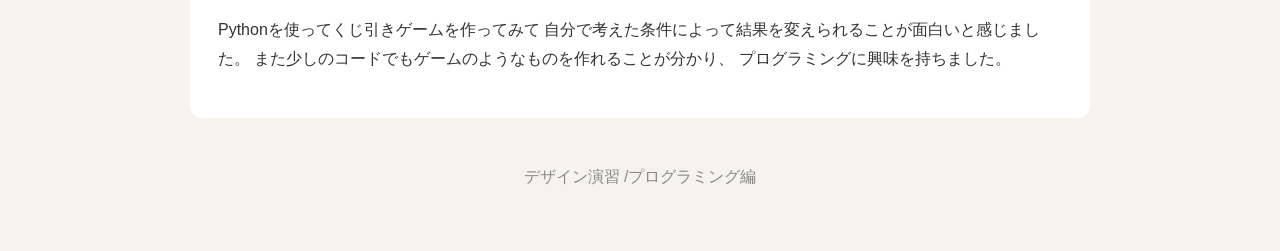
<file: de12/4.html>
<!DOCTYPE html>
<html lang="ja">
<head>
<meta charset="UTF-8">
<meta name="viewport" content="width=device-width, initial-scale=1.0">
<title>Pythonで作ったくじ引きゲーム</title>

<style>
* {
box-sizing: border-box;
}

body {
margin: 0;
padding: 40px 8%;
background: #f4f3ee;
color: #333;
font-family: "Yu Gothic", sans-serif;
line-height: 1.8;
}

.container {
max-width: 900px;
margin: auto;
}

header {
text-align: center;
padding: 45px 20px;
background: #e5e9df;
border-radius: 15px;
margin-bottom: 35px;
}

header h1 {
font-size: 30px;
margin-bottom: 10px;
}

header p {
color: #666;
}

section {
background: white;
padding: 28px;
margin-bottom: 25px;
border-radius: 12px;
}

h2 {
font-size: 22px;
border-left: 5px solid #9eae91;
padding-left: 12px;
margin-top: 0;
}

.game {
text-align: center;
background: #f8f8f3;
padding: 25px;
border-radius: 12px;
}

input {
padding: 12px;
width: 180px;
font-size: 17px;
border: 1px solid #bbb;
border-radius: 6px;
}

button {
padding: 12px 25px;
background: #84977b;
color: white;
border: none;
border-radius: 6px;
font-size: 16px;
cursor: pointer;
margin-left: 8px;
}

button:hover {
background: #687e60;
}

#result {
font-size: 25px;
font-weight: bold;
margin-top: 20px;
color: #667c5e;
}

pre {
background: #282c34;
color: #e6e6e6;
padding: 20px;
border-radius: 8px;
overflow-x: auto;
font-size: 14px;
}

footer {
text-align: center;
color: #888;
padding: 20px;
}
</style>
</head>

<body>

<div class="container">

<header>
<h1>Pythonで作ったくじ引きゲーム</h1>
<p>数字を選んで今日の運勢を占ってみよう！</p>
</header>
<section>
<h2>作品紹介</h2>
<p>
Pythonを使って数字を選ぶと運勢が表示されるくじ引きゲームを作成しました。
1〜500の数字から好きな数字を選び
その数字によって大吉・中吉・小吉・吉の
4種類の結果が出る仕組みになっています。
</p>
</section>
<section>
<h2>くじ引きゲーム</h2>
<div class="game">
<p>1〜500の好きな数字を入力してください。</p>

<input type="number" id="number"
min="1" max="500" placeholder="数字を入力">

<button onclick="drawFortune()">占う</button>

<div id="result">結果はここに表示されます</div>
</div>
</section>

<section>
<h2>Pythonで作成したコード</h2>

<pre><code>n = int(input("1〜500の数字を選んでね！"))

if n in [1, 5, 45]:
print("大吉")
elif n in [7, 14, 21]:
print("中吉")
elif n in [3, 13, 33]:
print("小吉")
else:
print("吉")</code></pre>

</section>

<section>
<h2>プログラムの仕組み</h2>
<p>
このプログラムではif文とelif文、else文を使っています。
入力された数字が指定された数字の中に含まれているかを
判断し、それぞれの条件に合った運勢を表示します。
指定された数字以外が入力された場合は吉と表示されます。
</p>
</section>

<section>
<h2>作ってみた感想</h2>
<p>
Pythonを使ってくじ引きゲームを作ってみて
自分で考えた条件によって結果を変えられることが面白いと感じました。
また少しのコードでもゲームのようなものを作れることが分かり、
プログラミングに興味を持ちました。
</p>
</section>

<footer>
デザイン演習 /プログラミング編
</footer>

</div>

<script>
function drawFortune() {
const n = Number(document.getElementById("number").value);
const result = document.getElementById("result");

if (!Number.isInteger(n) || n < 1 || n > 500) {
result.textContent = "1〜500の整数を入力してください。";
return;
}

if ([1, 5, 45].includes(n)) {
result.textContent = " 大吉 ";
} else if ([7, 14, 21].includes(n)) {
result.textContent = " 中吉";
} else if ([3, 13, 33].includes(n)) {
result.textContent = " 小吉";
} else {
result.textContent = " 吉";
}
}
</script>

</body>
</html>
</file>
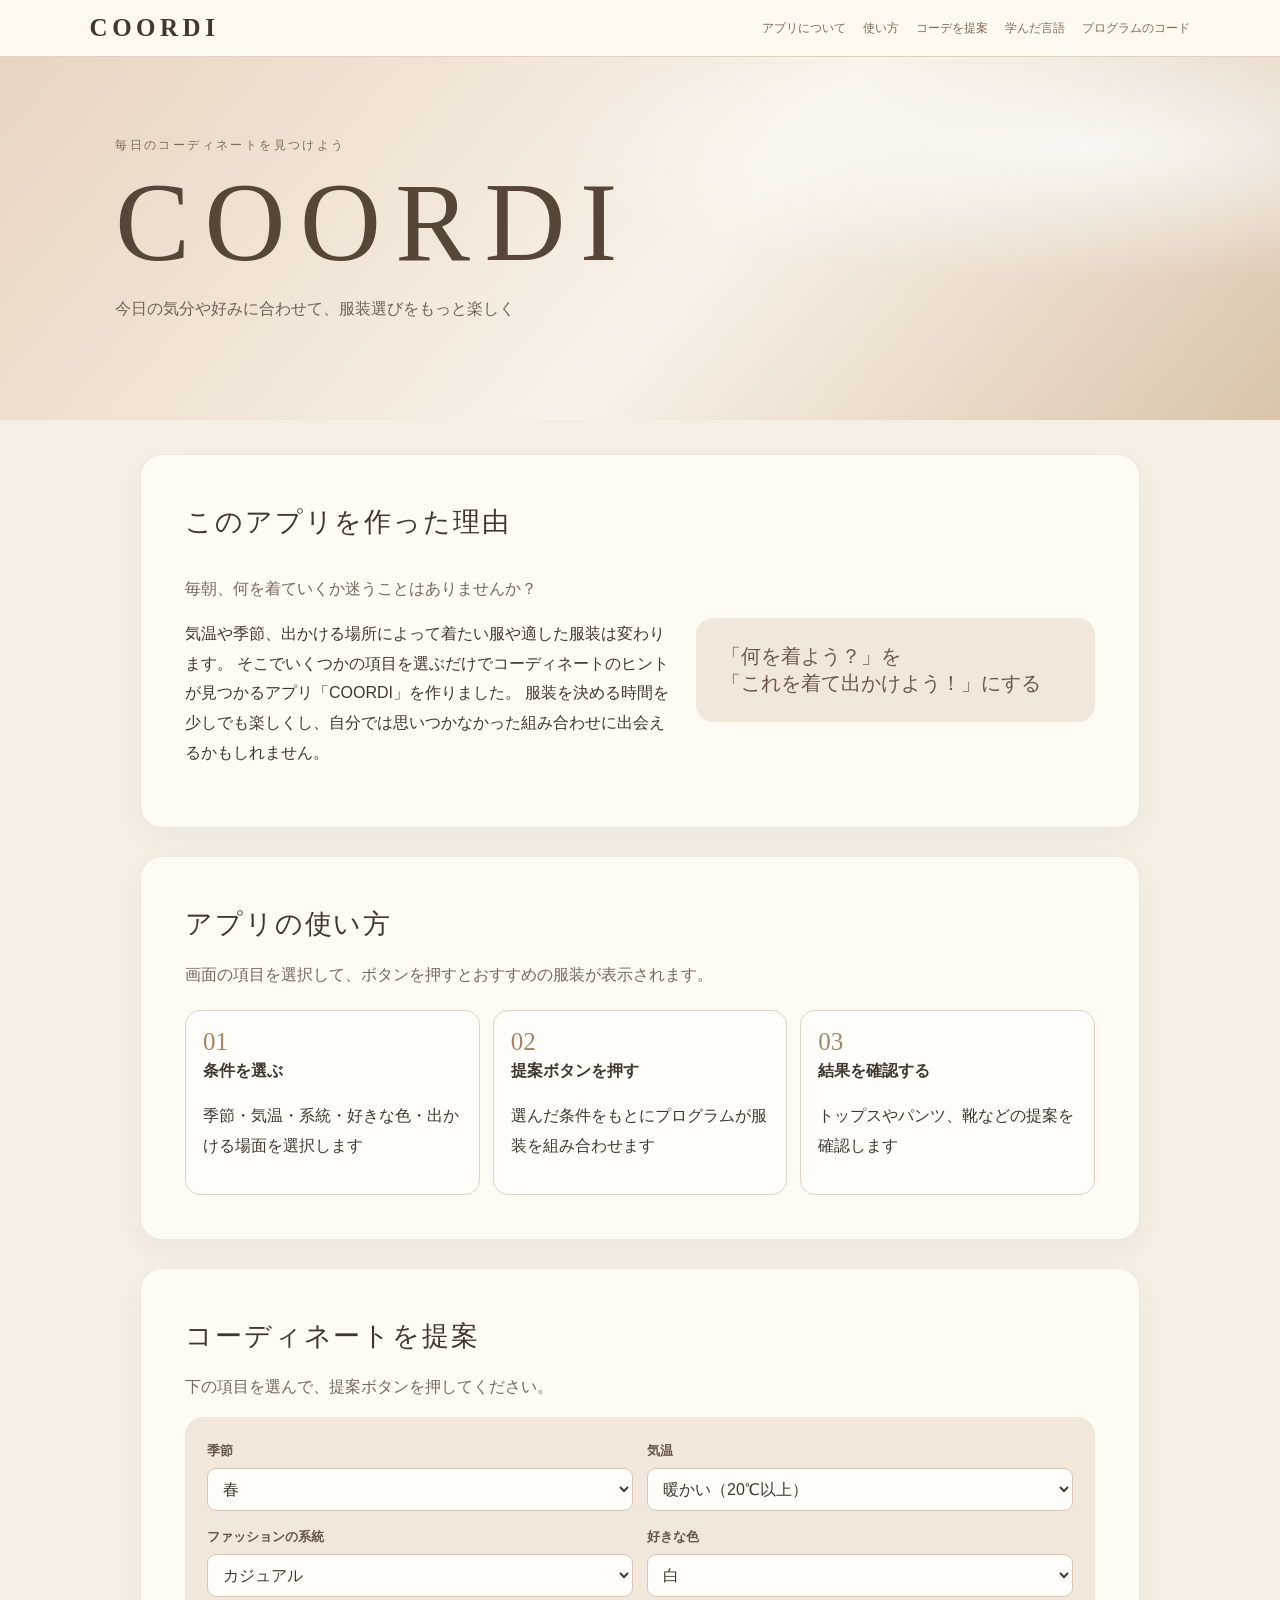
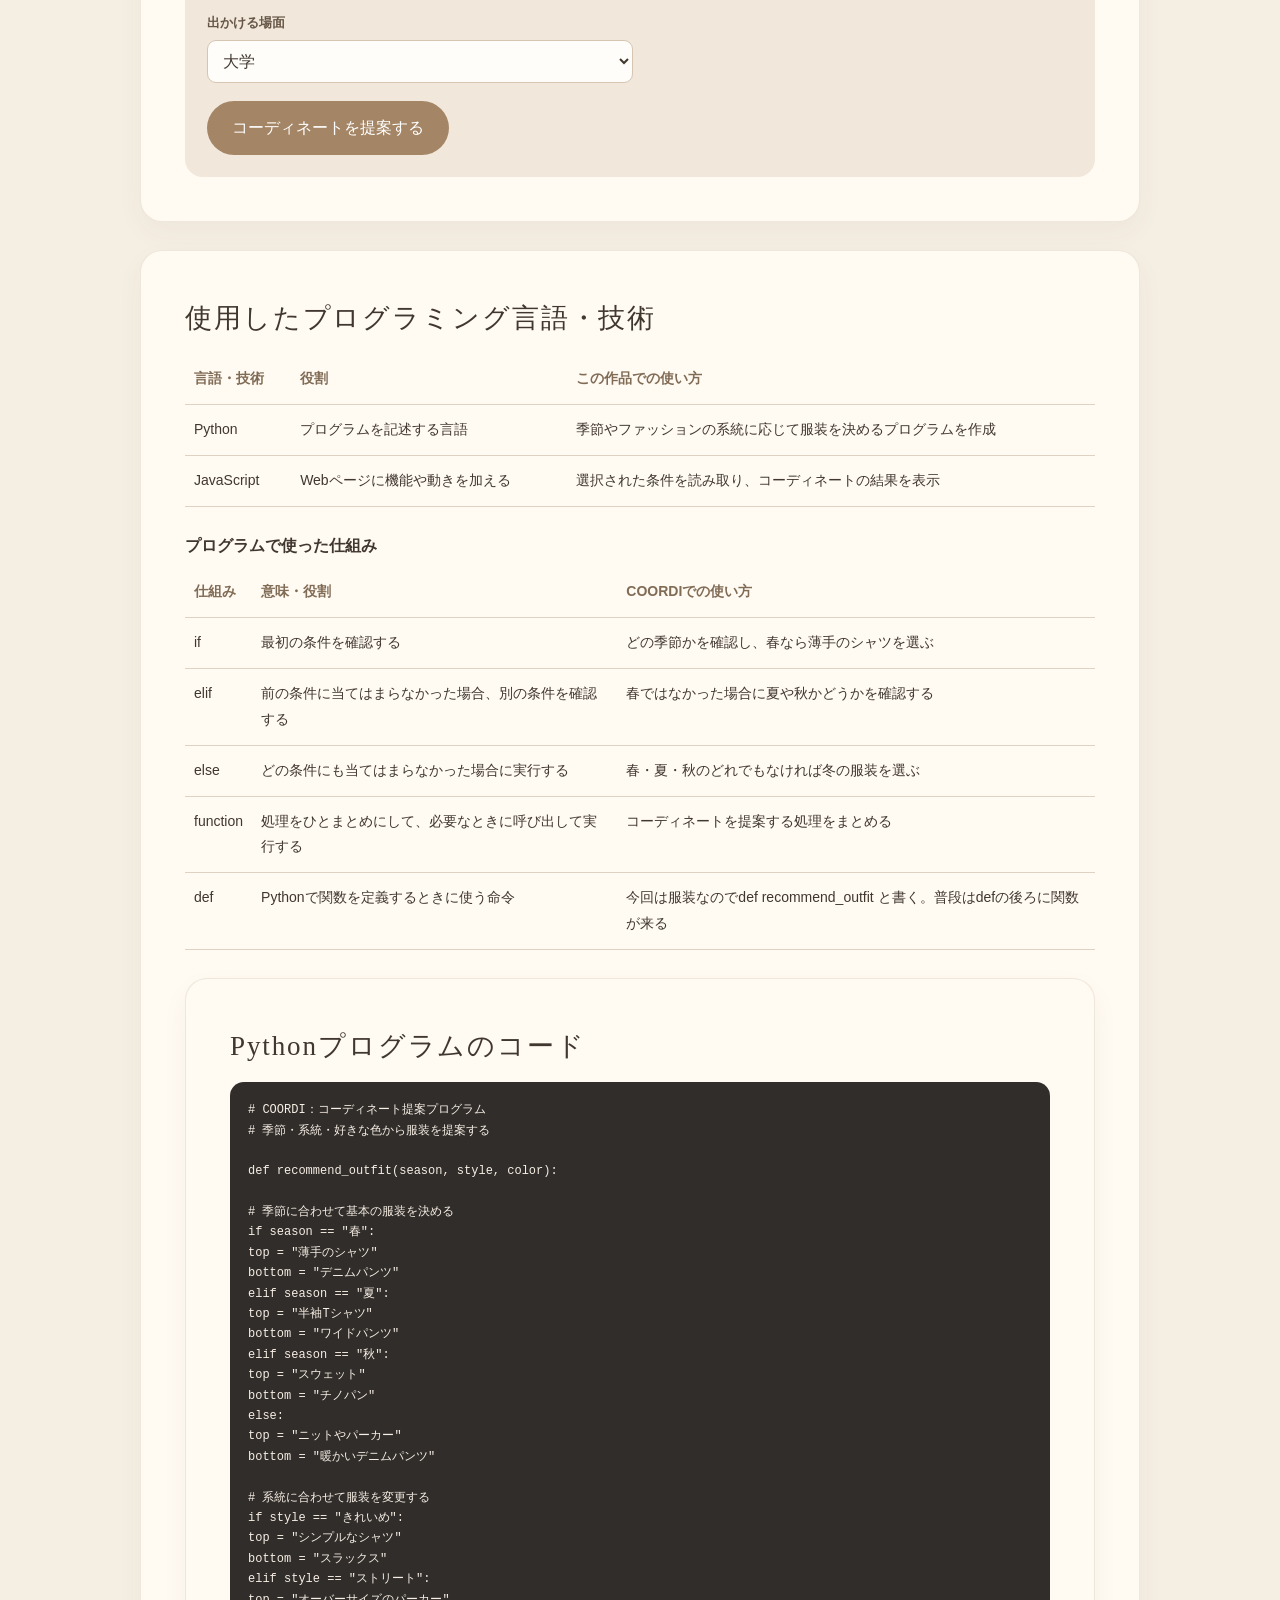
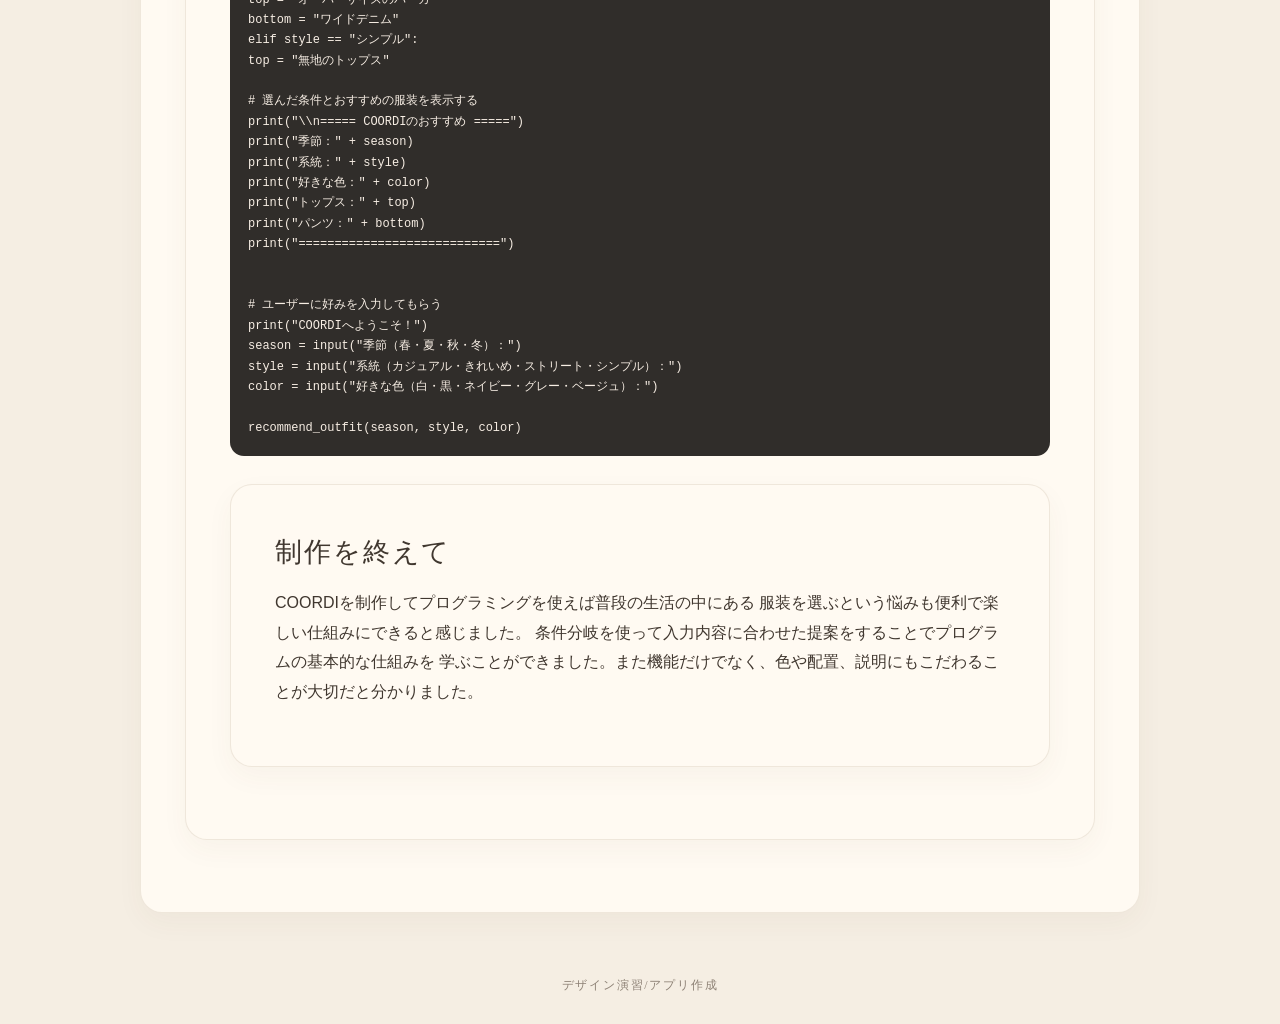
<file: de12/5.html>
<!DOCTYPE html>
<html lang="ja">
<head>
<meta charset="UTF-8">
<meta name="viewport" content="width=device-width, initial-scale=1.0">
<title>COORDI | Find Your Daily Style</title>
<style>
:root{--bg:#f5eee3;--paper:#fffaf2;--sand:#eadbc8;--brown:#806b55;--ink:#40372f;--line:#dfd2c2;--accent:#a48666}
*{box-sizing:border-box}
html{scroll-behavior:smooth}
body{margin:0;background:var(--bg);color:var(--ink);font-family:"Yu Gothic",sans-serif;line-height:1.85}
.top{position:sticky;top:0;z-index:5;background:#fffaf2ed;border-bottom:1px solid var(--line);padding:14px 7%;display:flex;justify-content:space-between;align-items:center;gap:16px}
.logo{font:bold 25px Georgia,serif;letter-spacing:.18em}
nav{display:flex;gap:17px;flex-wrap:wrap;font-size:12px}
nav a{color:var(--brown);text-decoration:none}
.hero{padding:80px 9%;min-height:360px;background:radial-gradient(ellipse at 85% 25%,#ffffffb8,transparent 35%),linear-gradient(130deg,#e7d5c0,#f8f1e7 55%,#d9c4aa)}
.eyebrow,.kicker{font:12px Georgia,serif;letter-spacing:.2em;color:var(--brown)}
h1{font:clamp(58px,11vw,112px)/1 Georgia,serif;letter-spacing:.13em;margin:12px 0;color:#554638}
.hero p{color:#6e6257}
main{width:min(1000px,88%);margin:34px auto}
section{background:var(--paper);padding:clamp(22px,5vw,44px);margin:28px 0;border:1px solid #a0876c2b;border-radius:22px;box-shadow:0 10px 28px #55412d0b}
h2{font:27px Georgia,serif;letter-spacing:.07em;margin:5px 0 18px}
h3{font-size:16px;margin:0 0 7px}
.muted{color:#75685d}
.intro{display:grid;grid-template-columns:1.1fr .9fr;gap:24px;align-items:center}
.quote{background:#f1e7da;border-radius:17px;padding:25px;font:20px "Yu Mincho",serif;color:#695847}
.steps,.points{display:grid;grid-template-columns:repeat(3,1fr);gap:13px;margin-top:20px}
.step,.point{background:#fffdf9;border:1px solid var(--line);border-radius:15px;padding:17px}
.num{font:25px Georgia,serif;color:var(--accent)}
.app{background:#f1e7da;padding:22px;border-radius:18px}
.fields{display:grid;grid-template-columns:1fr 1fr;gap:14px}
label{display:block;font-size:13px;font-weight:bold;color:#655648;margin-bottom:5px}
select{width:100%;padding:11px;border:1px solid #d6c5b1;border-radius:9px;background:#fffdf9;color:var(--ink);font:inherit}
button{margin-top:18px;border:0;border-radius:30px;padding:12px 25px;background:var(--accent);color:white;font:inherit;cursor:pointer}
button:hover{opacity:.85}
#result{display:none;background:#fffaf2;border:1px solid var(--line);border-radius:15px;padding:20px;margin-top:18px}
.resultgrid{display:grid;grid-template-columns:1fr 1fr;gap:10px}
.resultitem{background:#f4ece2;padding:12px;border-radius:10px}
.resultitem small{display:block;color:#8d8175}
table{width:100%;border-collapse:collapse;font-size:14px}
th,td{text-align:left;padding:12px 9px;border-bottom:1px solid var(--line);vertical-align:top}
th{color:var(--brown)}
pre{white-space:pre;overflow:auto;background:#302d2a;color:#f7eee4;border-radius:14px;padding:18px;font:12px/1.7 Consolas,monospace}
.point{border:0;border-left:3px solid var(--accent);background:#f7f1e9}
.points{grid-template-columns:1fr 1fr}
small.note{color:#8d8175}
footer{text-align:center;padding:30px;color:#8d8175;font:12px Georgia,serif;letter-spacing:.15em}
@media(max-width:680px){
.top{align-items:flex-start;flex-direction:column}
nav{gap:11px}
.intro,.steps,.fields,.points{grid-template-columns:1fr}
.hero{padding:65px 8%}
.resultgrid{grid-template-columns:1fr 1fr}
table{font-size:12px}
th,td{padding:8px 5px}
}
</style>
</head>
<body>

<header class="top">
<div class="logo">COORDI</div>
<nav>
<a href="#about">アプリについて</a>
<a href="#how">使い方</a>
<a href="#try">コーデを提案</a>
<a href="#tech">学んだ言語</a>
<a href="#code">プログラムのコード</a>
</nav>
</header>

<div class="hero">
<div class="eyebrow">毎日のコーディネートを見つけよう</div>
<h1>COORDI</h1>
<p>今日の気分や好みに合わせて、服装選びをもっと楽しく</p>
</div>

<main>

<section id="about">
<h2>このアプリを作った理由</h2>
<div class="intro">
<div>
<p class="muted">毎朝、何を着ていくか迷うことはありませんか？</p>
<p>気温や季節、出かける場所によって着たい服や適した服装は変わります。
    そこでいくつかの項目を選ぶだけでコーディネートのヒントが見つかるアプリ「COORDI」を作りました。
    服装を決める時間を少しでも楽しくし、自分では思いつかなかった組み合わせに出会えるかもしれません。</p>
</div>
<div class="quote">「何を着よう？」を<br>「これを着て出かけよう！」にする</div>
</div>
</section>

<section id="how">
<h2>アプリの使い方</h2>
<p class="muted">画面の項目を選択して、ボタンを押すとおすすめの服装が表示されます。</p>
<div class="steps">
<div class="step">
<div class="num">01</div>
<h3>条件を選ぶ</h3>
<p>季節・気温・系統・好きな色・出かける場面を選択します</p>
</div>
<div class="step">
<div class="num">02</div>
<h3>提案ボタンを押す</h3>
<p>選んだ条件をもとにプログラムが服装を組み合わせます</p>
</div>
<div class="step">
<div class="num">03</div>
<h3>結果を確認する</h3>
<p>トップスやパンツ、靴などの提案を確認します</p>
</div>
</div>
</section>

<section id="try">
<h2>コーディネートを提案</h2>
<p class="muted">下の項目を選んで、提案ボタンを押してください。</p>

<div class="app">
<div class="fields">
<div>
<label for="season">季節</label>
<select id="season">
<option>春</option><option>夏</option><option>秋</option><option>冬</option>
</select>
</div>
<div>
<label for="temp">気温</label>
<select id="temp">
<option value="warm">暖かい（20℃以上）</option>
<option value="mild">少し肌寒い（10〜19℃）</option>
<option value="cold">寒い（9℃以下）</option>
</select>
</div>
<div>
<label for="style">ファッションの系統</label>
<select id="style">
<option>カジュアル</option><option>きれいめ</option><option>ストリート</option><option>シンプル</option><option>韓国風</option>
</select>
</div>
<div>
<label for="color">好きな色</label>
<select id="color">
<option>白</option><option>黒</option><option>ネイビー</option><option>グレー</option><option>ベージュ</option>
</select>
</div>
<div>
<label for="scene">出かける場面</label>
<select id="scene">
<option>大学</option><option>友達と遊ぶ</option><option>デート</option><option>アルバイト</option><option>買い物</option>
</select>
</div>
</div>

<button onclick="suggestOutfit()">コーディネートを提案する</button>

<div id="result" aria-live="polite">
<h3>あなたへのおすすめコーデ</h3>
<p id="introResult"></p>
<div class="resultgrid">
<div class="resultitem"><small>トップス</small><strong id="topResult"></strong></div>
<div class="resultitem"><small>パンツ</small><strong id="bottomResult"></strong></div>
<div class="resultitem"><small>靴</small><strong id="shoesResult"></strong></div>
<div class="resultitem"><small>コーディネートのポイント</small><strong id="pointResult"></strong></div>
</div>
</div>
</div>
</section>

<section id="tech">
<h2>使用したプログラミング言語・技術</h2>
<table>
<tr><th>言語・技術</th><th>役割</th><th>この作品での使い方</th></tr>
<tr><td>Python</td><td>プログラムを記述する言語</td><td>季節やファッションの系統に応じて服装を決めるプログラムを作成</td></tr>
<tr><td>JavaScript</td><td>Webページに機能や動きを加える</td><td>選択された条件を読み取り、コーディネートの結果を表示</td></tr>
</table>
<h3 style="margin-top:24px">プログラムで使った仕組み</h3>
<table>
<tr>
<th>仕組み</th>
<th>意味・役割</th>
<th>COORDIでの使い方</th>
</tr>
<tr>
<td>if</td>
<td>最初の条件を確認する</td>
<td>どの季節かを確認し、春なら薄手のシャツを選ぶ</td>
</tr>
<tr>
<td>elif</td>
<td>前の条件に当てはまらなかった場合、別の条件を確認する</td>
<td>春ではなかった場合に夏や秋かどうかを確認する</td>
</tr>
<tr>
<td>else</td>
<td>どの条件にも当てはまらなかった場合に実行する</td>
<td>春・夏・秋のどれでもなければ冬の服装を選ぶ</td>
</tr>
<tr>
<td>function</td>
<td>処理をひとまとめにして、必要なときに呼び出して実行する</td>
<td>コーディネートを提案する処理をまとめる</td>
</tr>
<tr>
<td>def</td>
<td>Pythonで関数を定義するときに使う命令</td>
<td>今回は服装なのでdef recommend_outfit と書く。普段はdefの後ろに関数が来る</td>
</tr>
</table>
<section id="code">
<h2>Pythonプログラムのコード</h2>
<pre><code># COORDI：コーディネート提案プログラム
# 季節・系統・好きな色から服装を提案する

def recommend_outfit(season, style, color):

# 季節に合わせて基本の服装を決める
if season == "春":
top = "薄手のシャツ"
bottom = "デニムパンツ"
elif season == "夏":
top = "半袖Tシャツ"
bottom = "ワイドパンツ"
elif season == "秋":
top = "スウェット"
bottom = "チノパン"
else:
top = "ニットやパーカー"
bottom = "暖かいデニムパンツ"

# 系統に合わせて服装を変更する
if style == "きれいめ":
top = "シンプルなシャツ"
bottom = "スラックス"
elif style == "ストリート":
top = "オーバーサイズのパーカー"
bottom = "ワイドデニム"
elif style == "シンプル":
top = "無地のトップス"

# 選んだ条件とおすすめの服装を表示する
print("\\n===== COORDIのおすすめ =====")
print("季節：" + season)
print("系統：" + style)
print("好きな色：" + color)
print("トップス：" + top)
print("パンツ：" + bottom)
print("============================")


# ユーザーに好みを入力してもらう
print("COORDIへようこそ！")
season = input("季節（春・夏・秋・冬）：")
style = input("系統（カジュアル・きれいめ・ストリート・シンプル）：")
color = input("好きな色（白・黒・ネイビー・グレー・ベージュ）：")

recommend_outfit(season, style, color)</code></pre>
<section id="summary">
<h2>制作を終えて</h2>
<p>COORDIを制作してプログラミングを使えば普段の生活の中にある
    服装を選ぶという悩みも便利で楽しい仕組みにできると感じました。
    条件分岐を使って入力内容に合わせた提案をすることでプログラムの基本的な仕組みを
    学ぶことができました。また機能だけでなく、色や配置、説明にもこだわることが大切だと分かりました。
    </p>
</section>

</main>

<footer>デザイン演習/アプリ作成</footer>

<script>
// 選択された条件を読み取り、コーディネートを提案する関数
function suggestOutfit(){
const season=document.getElementById("season").value;
const temp=document.getElementById("temp").value;
const style=document.getElementById("style").value;
const color=document.getElementById("color").value;
const scene=document.getElementById("scene").value;

// 気温に合わせて基本の服装を決める
let top=temp==="warm"?"半袖Tシャツ":temp==="mild"?"スウェット":"ニットまたはパーカー";
let bottom=temp==="warm"?"ワイドパンツ":temp==="mild"?"チノパン":"厚手のパンツ";
let shoes="白いスニーカー";

// 系統によって服装を変更する
if(style==="きれいめ"){
top="シンプルなシャツ";
bottom="スラックス";
shoes="ローファー";
}
else if(style==="ストリート"){
top="オーバーサイズのパーカー";
bottom="ワイドデニム";
shoes="ボリュームスニーカー";
}
else if(style==="シンプル"){
top="無地のトップス";
bottom="ストレートパンツ";
}
else if(style==="韓国風"){
top="ゆったりしたシャツ";
bottom="ワイドスラックス";
shoes="シンプルなスニーカー";
}

// 場面に合わせたコーディネートのポイント
const tips={
"大学":"長時間過ごしても疲れにくい組み合わせ",
"友達と遊ぶ":"動きやすさとおしゃれを両立",
"デート":"清潔感のある色合わせを意識",
"アルバイト":"落ち着いた印象で動きやすく",
"買い物":"歩きやすい靴を選ぶのがおすすめ"
};

document.getElementById("introResult").textContent=
season+"・"+scene+"向けの「"+style+"」コーデ。"+color+"をトップスや小物に取り入れるのがおすすめです。";

document.getElementById("topResult").textContent=top;
document.getElementById("bottomResult").textContent=bottom;
document.getElementById("shoesResult").textContent=shoes;
document.getElementById("pointResult").textContent=tips[scene];

document.getElementById("result").style.display="block";
}
</script>

</body>
</html>
</file>
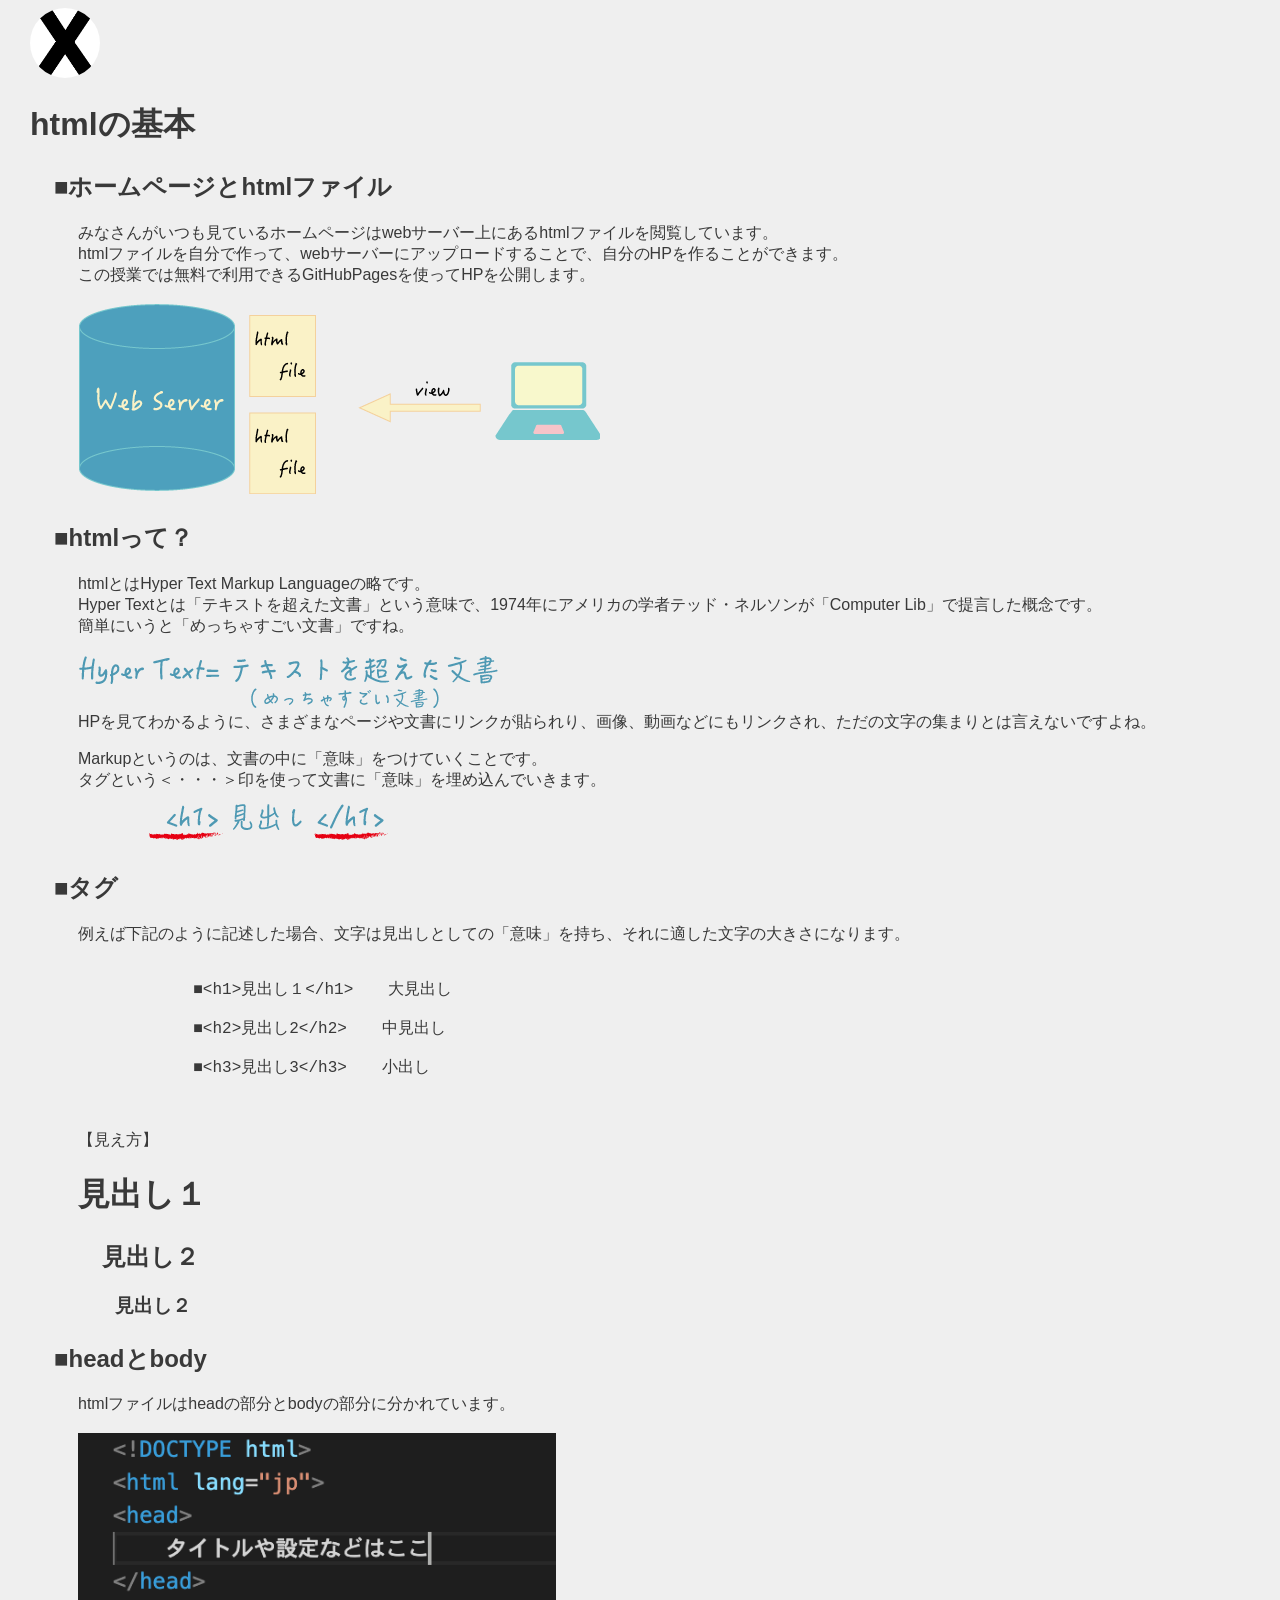
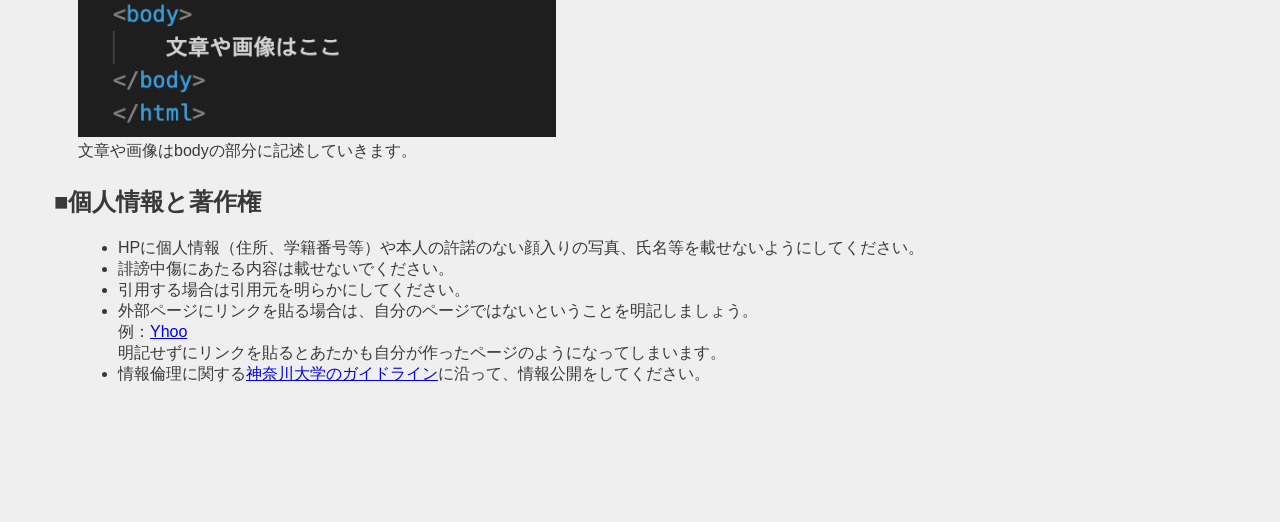
<file: de12/hp1.html>
<!DOCTYPE html>
<html lang="jp">
<head>
    <meta charset="UTF-8">
    <title>html_1</title>
    <link rel="stylesheet" href="./css/style.css">
    <link rel="shortcut icon" href="./images/xbp.ico">
</head>
<body>
    <logotohome>
    <a href="../index.html"><img src="./images/0_XBlogo.png" ></a>
    </logotohome>


    <h1>htmlの基本</h1>
    <h2>■ホームページとhtmlファイル</h2>
        <div>
            みなさんがいつも見ているホームページはwebサーバー上にあるhtmlファイルを閲覧しています。<br>
            htmlファイルを自分で作って、webサーバーにアップロードすることで、自分のHPを作ることができます。<br>
            この授業では無料で利用できるGitHubPagesを使ってHPを公開します。<br><br>
            <img src="./images/webserver_html.png">
        </div>
    <h2>■htmlって？</h2>
    <div>
        htmlとはHyper Text Markup Languageの略です。<br>
        Hyper Textとは「テキストを超えた文書」という意味で、1974年にアメリカの学者テッド・ネルソンが「Computer Lib」で提言した概念です。<br>
        簡単にいうと「めっちゃすごい文書」ですね。<br><br>
        <img src="./images/hypertxt.png"><br>
        HPを見てわかるように、さまざまなページや文書にリンクが貼られり、画像、動画などにもリンクされ、ただの文字の集まりとは言えないですよね。
    </div>
    <div>
        
        Markupというのは、文書の中に「意味」をつけていくことです。<br>
        タグという＜・・・＞印を使って文書に「意味」を埋め込んでいきます。<br>
        <img src="./images/tag.png">

    </div>
    


    <h2>■タグ</h2>
    <div>
        例えば下記のように記述した場合、文字は見出しとしての「意味」を持ち、それに適した文字の大きさになります。<br>
        <xmp>
            ■<h1>見出し１</h1>    大見出し
    
            ■<h2>見出し2</h2>    中見出し
    
            ■<h3>見出し3</h3>    小出し
    
        </xmp>
        【見え方】
        <h1>見出し１</h1>
        <h2>見出し２</h2>
        <h3>見出し２</h3>

    </div>
    
    <h2>■headとbody</h2>
    <div>
    htmlファイルはheadの部分とbodyの部分に分かれています。<br><br>
        <img src="./images/htmlbasic.png" width="40%">
        <br>
        文章や画像はbodyの部分に記述していきます。
    </div>

    <h2>■個人情報と著作権</h2>
    <div>
        <ul>
            <li>HPに個人情報（住所、学籍番号等）や本人の許諾のない顔入りの写真、氏名等を載せないようにしてください。</li>
            <li>誹謗中傷にあたる内容は載せないでください。</li>
            <li>引用する場合は引用元を明らかにしてください。</li>
            <li>外部ページにリンクを貼る場合は、自分のページではないということを明記しましょう。<br>例：<a href="https://www.yahoo.co.jp/">Yhoo</a><br>
            明記せずにリンクを貼るとあたかも自分が作ったページのようになってしまいます。 </li>
            <li>情報倫理に関する<a href="https://www.kanagawa-u.ac.jp/sns/guideline/" target="_blank">神奈川大学のガイドライン</a>に沿って、情報公開をしてください。</li>
        </ul>
    
    </div>






    
<br>
<br>


</body>
</html>
</file>
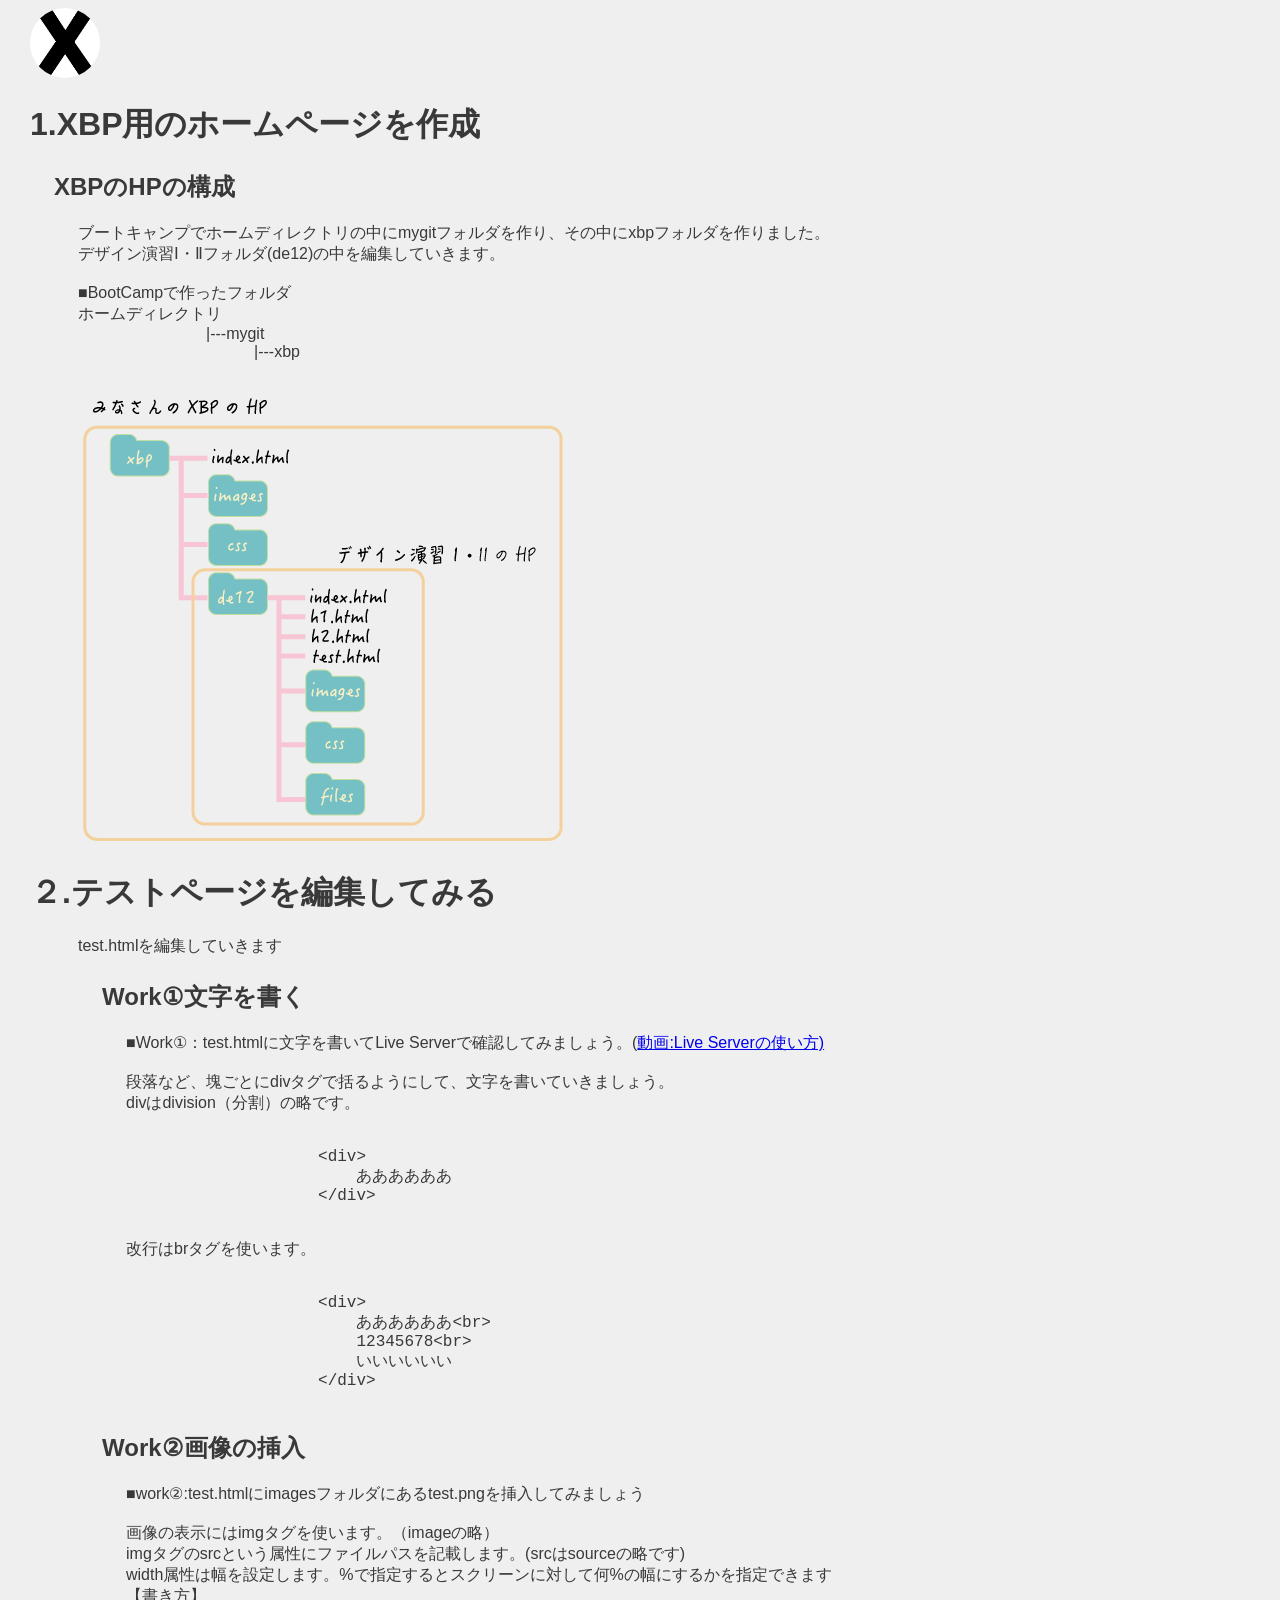
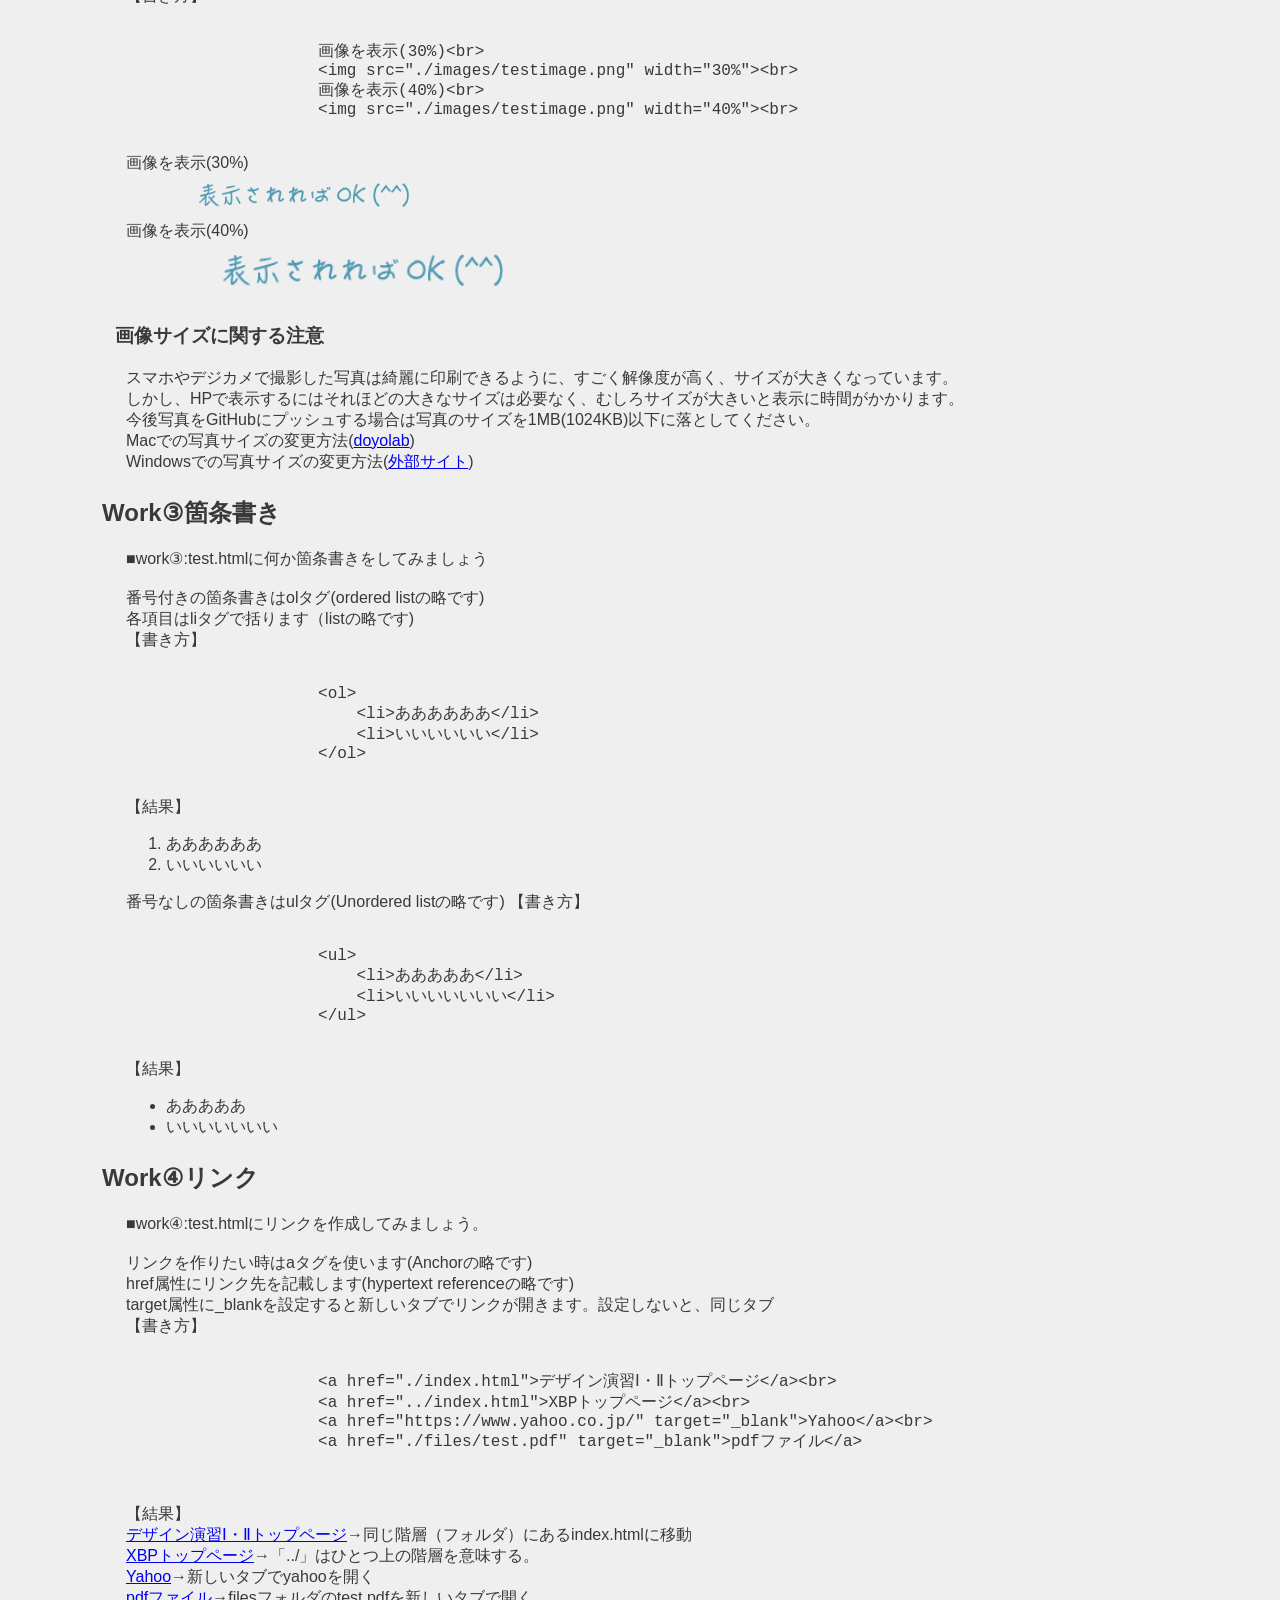
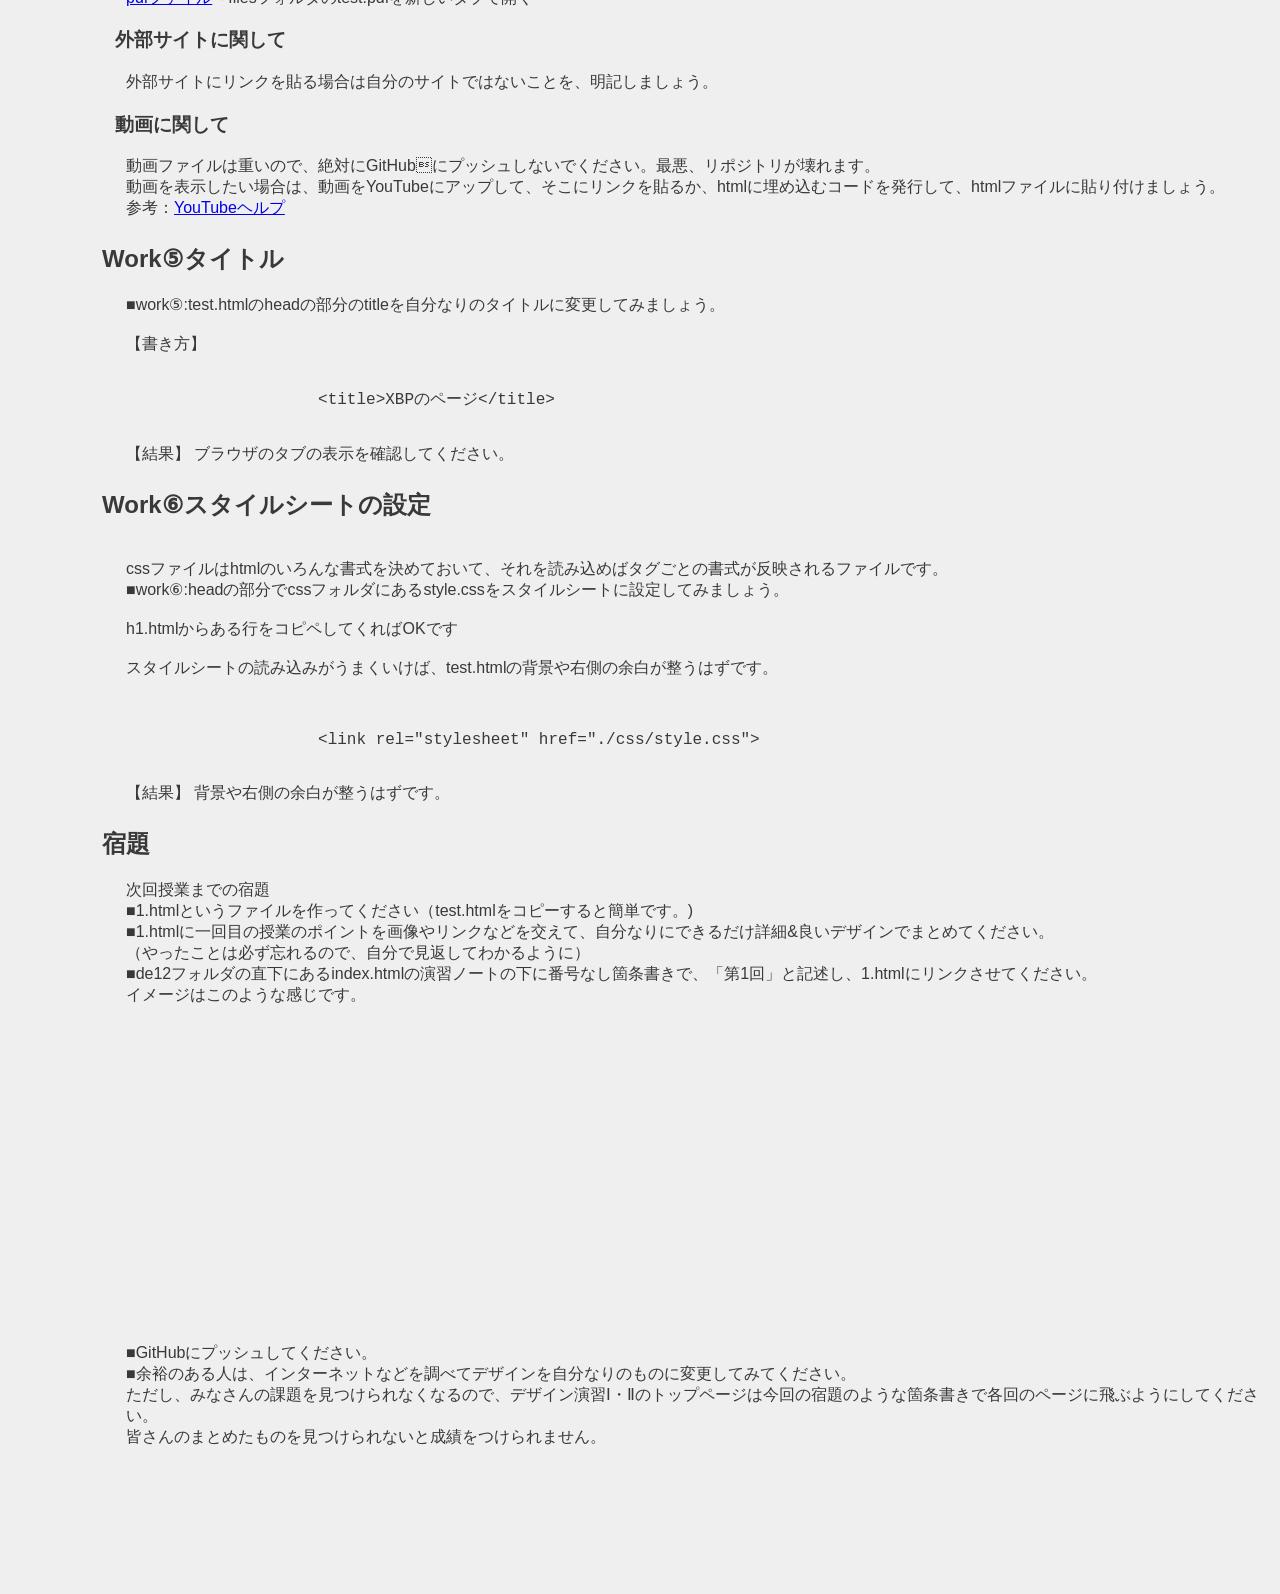
<file: de12/hp2.html>
<!DOCTYPE html>
<html lang="jp">
<head>
    <meta charset="UTF-8">
    <title>html_2</title>
    <link rel="stylesheet" href="./css/style.css">
    <link rel="shortcut icon" href="./images/xbp.ico">
</head>
<body>
    <logotohome>
    <a href="../index.html"><img src="./images/0_XBlogo.png" alt=""></a>
    </logotohome>

    
    <h1>1.XBP用のホームページを作成</h1>
        <h2>XBPのHPの構成</h2>
        <div>
            ブートキャンプでホームディレクトリの中にmygitフォルダを作り、その中にxbpフォルダを作りました。<br>
            デザイン演習Ⅰ・Ⅱフォルダ(de12)の中を編集していきます。<br><br>

            ■BootCampで作ったフォルダ<br>
            ホームディレクトリ<br>
            &emsp;&emsp;&emsp;&emsp;&emsp;&emsp;&emsp;&emsp;|---mygit<br>
            &emsp;&emsp;&emsp;&emsp;&emsp;&emsp;&emsp;&emsp;&emsp;&emsp;&emsp;|---xbp<br><br><br>
            
            
            <img src="images/samplefolder1.png">
                        
            
        </div>
       

    <h1>２.テストページを編集してみる</h1>
    <div>test.htmlを編集していきます
        <h2>Work①文字を書く</h2>
            <div>
                ■Work①：test.htmlに文字を書いてLive Serverで確認してみましょう。(<a href="https://youtu.be/DpFo8xBrLMc">動画:Live Serverの使い方)</a><br><br>
                段落など、塊ごとにdivタグで括るようにして、文字を書いていきましょう。<br>
                divはdivision（分割）の略です。<br>
                <xmp>
                    <div>
                        ああああああ
                    </div>
                </xmp>
                改行はbrタグを使います。
                <xmp>
                    <div>
                        ああああああ<br>
                        12345678<br>
                        いいいいいい
                    </div>
                </xmp>
            </div>
            <h2>Work②画像の挿入</h2>
            <div>
                ■work②:test.htmlにimagesフォルダにあるtest.pngを挿入してみましょう<br><br>
                画像の表示にはimgタグを使います。（imageの略）<br>
                imgタグのsrcという属性にファイルパスを記載します。(srcはsourceの略です)<br>
                width属性は幅を設定します。%で指定するとスクリーンに対して何%の幅にするかを指定できます<br>
                【書き方】
                <xmp>
                    画像を表示(30%)<br>
                    <img src="./images/testimage.png" width="30%"><br>
                    画像を表示(40%)<br>
                    <img src="./images/testimage.png" width="40%"><br>
                </xmp>

            </div>
            <div>
            画像を表示(30%)<br>
            <img src="./images/testimage.png" width="30%"><br>
            画像を表示(40%)<br>
            <img src="./images/testimage.png" width="40%"><br>
            
            </div>
            <h3>画像サイズに関する注意</h3>
            <diV>
                スマホやデジカメで撮影した写真は綺麗に印刷できるように、すごく解像度が高く、サイズが大きくなっています。<br>
                しかし、HPで表示するにはそれほどの大きなサイズは必要なく、むしろサイズが大きいと表示に時間がかかります。<br>
                今後写真をGitHubにプッシュする場合は写真のサイズを1MB(1024KB)以下に落としてください。<br>
                Macでの写真サイズの変更方法(<a href="https://doyodoyo.github.io/doyolab/03photomemo.html" target="_blank">doyolab</a>)<br>
                Windowsでの写真サイズの変更方法(<a href="https://office-hack.com/windows/windows10-image-resize/" target="_blank">外部サイト</a>)

            </diV>

            <h2>Work③箇条書き</h2>

            <div>
                ■work③:test.htmlに何か箇条書きをしてみましょう<br><br>
                番号付きの箇条書きはolタグ(ordered listの略です)<br>
                各項目はliタグで括ります（listの略です)<br>
                【書き方】
                <xmp>
                    <ol>
                        <li>ああああああ</li>
                        <li>いいいいいい</li>
                    </ol>
                </xmp>
                【結果】
                <ol>
                    <li>ああああああ</li>
                    <li>いいいいいい</li>
                </ol>
            </div>
            <div>
                番号なしの箇条書きはulタグ(Unordered listの略です)
                【書き方】
                <xmp>
                    <ul>
                        <li>あああああ</li>
                        <li>いいいいいいい</li>
                    </ul>
                </xmp>
                【結果】
                <ul>
                    <li>あああああ</li>
                    <li>いいいいいいい</li>
                </ul>

            </div>
            <h2>Work④リンク</h2>
            <div>
                ■work④:test.htmlにリンクを作成してみましょう。<br><br>
                リンクを作りたい時はaタグを使います(Anchorの略です)<br>
                href属性にリンク先を記載します(hypertext referenceの略です)<br>
                target属性に_blankを設定すると新しいタブでリンクが開きます。設定しないと、同じタブ<br>
                【書き方】
                <xmp>
                    <a href="./index.html">デザイン演習Ⅰ・Ⅱトップページ</a><br>
                    <a href="../index.html">XBPトップページ</a><br>
                    <a href="https://www.yahoo.co.jp/" target="_blank">Yahoo</a><br>
                    <a href="./files/test.pdf" target="_blank">pdfファイル</a>

                </xmp>
                【結果】<br>
                <a href="./index.html">デザイン演習Ⅰ・Ⅱトップページ</a>→同じ階層（フォルダ）にあるindex.htmlに移動<br>
                <a href="../index.html">XBPトップページ</a>→「../」はひとつ上の階層を意味する。<br>
                <a href="https://www.yahoo.co.jp/" target="_blank">Yahoo</a>→新しいタブでyahooを開く<br>
                <a href="./files/test.pdf" target="_blank">pdfファイル</a>→filesフォルダのtest.pdfを新しいタブで開く<br>
            </div>
            <h3>外部サイトに関して</h3>
            <div>
                外部サイトにリンクを貼る場合は自分のサイトではないことを、明記しましょう。
            </div>
            <h3>動画に関して</h3>
            <div>
            動画ファイルは重いので、絶対にGitHubにプッシュしないでください。最悪、リポジトリが壊れます。<br>
            動画を表示したい場合は、動画をYouTubeにアップして、そこにリンクを貼るか、htmlに埋め込むコードを発行して、htmlファイルに貼り付けましょう。<br>
            参考：<a href="https://support.google.com/youtube/answer/171780?hl=ja" target="_blank">YouTubeヘルプ</a>
            </div>
            <h2>Work⑤タイトル</h2>
            <div>
                ■work⑤:test.htmlのheadの部分のtitleを自分なりのタイトルに変更してみましょう。<br><br>
                【書き方】
                <xmp>
                    <title>XBPのページ</title>
                </xmp>
                【結果】
                ブラウザのタブの表示を確認してください。
            </div>

            <h2>Work⑥スタイルシートの設定</h2>
            <div>
                <br>cssファイルはhtmlのいろんな書式を決めておいて、それを読み込めばタグごとの書式が反映されるファイルです。<br>
                ■work⑥:headの部分でcssフォルダにあるstyle.cssをスタイルシートに設定してみましょう。<br><br>
                h1.htmlからある行をコピペしてくればOKです<br>
                
                <br>スタイルシートの読み込みがうまくいけば、test.htmlの背景や右側の余白が整うはずです。
                <br><br>
                <xmp>
                    <link rel="stylesheet" href="./css/style.css">
                </xmp>
                【結果】
                背景や右側の余白が整うはずです。
            </div>

            <h2>宿題</h2>
            <div>
                次回授業までの宿題<br>
                ■1.htmlというファイルを作ってください（test.htmlをコピーすると簡単です。)<br>
                ■1.htmlに一回目の授業のポイントを画像やリンクなどを交えて、自分なりにできるだけ詳細&良いデザインでまとめてください。<br>
                （やったことは必ず忘れるので、自分で見返してわかるように）<br>
                ■de12フォルダの直下にあるindex.htmlの演習ノートの下に番号なし箇条書きで、「第1回」と記述し、1.htmlにリンクさせてください。<br>
                
                イメージはこのような感じです。<br>
                <iframe width="560" height="315" src="https://www.youtube.com/embed/QmtEP_GOFp0" title="YouTube video player" frameborder="0" allow="accelerometer; autoplay; clipboard-write; encrypted-media; gyroscope; picture-in-picture" allowfullscreen></iframe>
                <br><br>
                ■GitHubにプッシュしてください。<br>

                ■余裕のある人は、インターネットなどを調べてデザインを自分なりのものに変更してみてください。<br>
                ただし、みなさんの課題を見つけられなくなるので、デザイン演習Ⅰ・Ⅱのトップページは今回の宿題のような箇条書きで各回のページに飛ぶようにしてください。<br>
                皆さんのまとめたものを見つけられないと成績をつけられません。
            </div>

    </div>
    
<br>
<br>


</body>
</html>
</file>
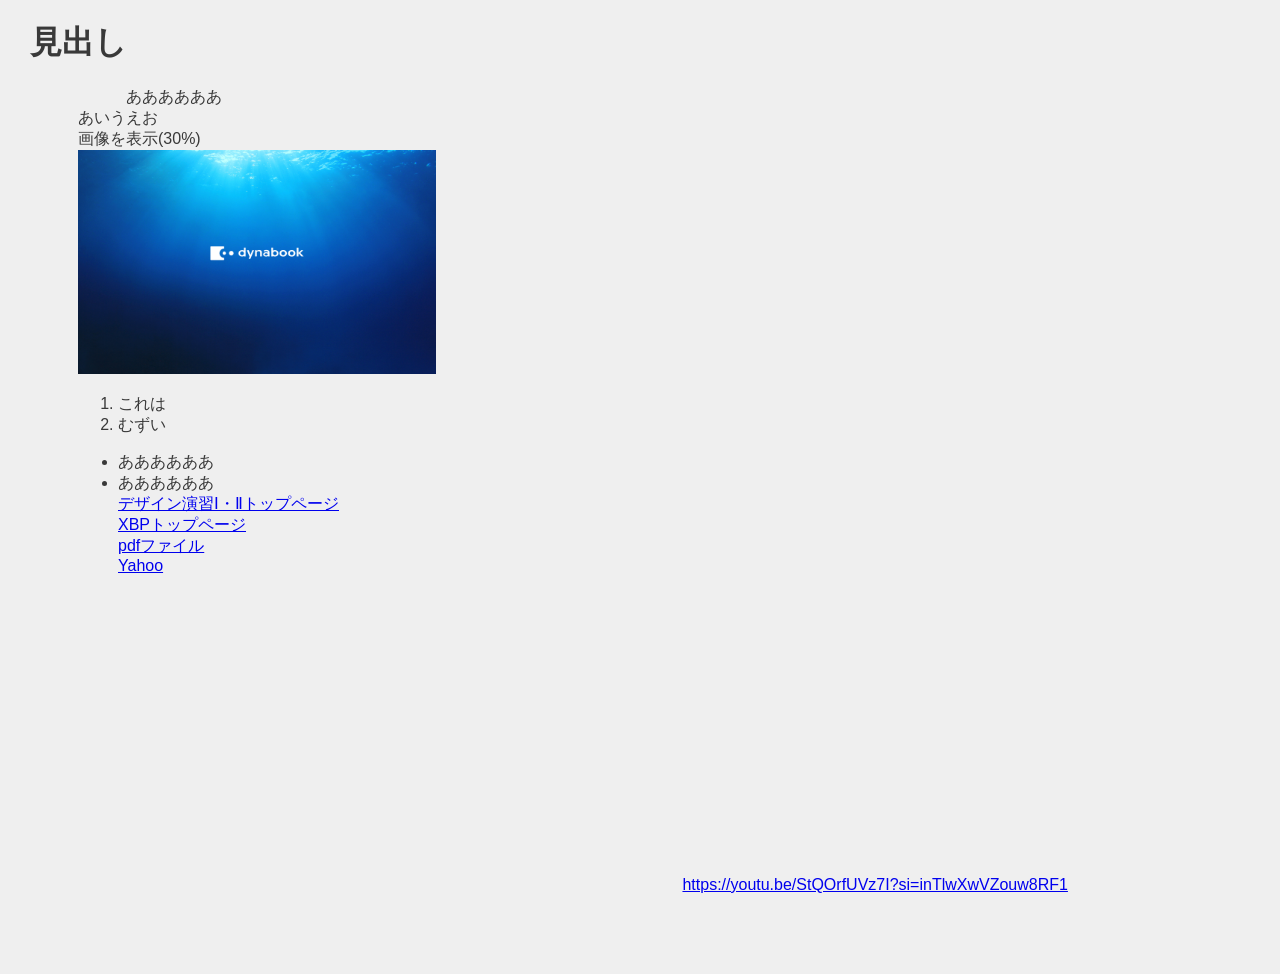
<file: de12/test.html>
<!DOCTYPE html>
<html lang="jp">
<head><link rel="stylesheet" href="css/style.css">
    <!-- ⑥↓タイトルを変えてみよう -->
    <title>しばゆー</title>
    <!-- ⑤スタイルシートの設定をしよう -->
    <!-- h1.htmlからある行をコピペしてくればOK -->
</head>
<body>
    <h1>見出し</h1>
    <!-- 塊ごとにdivタグで区切るようにしましょう。 -->
    <div>
         <!-- ①↓に文字   <div>
                        ああああああ
                    </div>
                    </div>
                    v>を書いてみよう -->
<div>
     ああああああ
                         </div>あいうえお<br>
                       画像を表示(30%)<br>
                        <img src="./images/dynabook_ocean.jpg" width=30%><br>
                    <ol>
                        <li>これは</li>
                        <li>むずい</li>
                    </ol><ul>
                        <li>ああああああ</li>
                        <li>ああああああ</li>
        <a href="index.html">デザイン演習Ⅰ・Ⅱトップページ</a><br>
                    <a href="../index.html">XBPトップページ</a><br>
                   
                    <a href="files/test.pdf" target="_blank">pdfファイル</a><br>

                        <a href="https://news.yahoo.co.jp/pickup/6597737" target="_blank">Yahoo</a><br>
                        <iframe width="560" height="315" src="https://www.youtube.com/embed/StQOrfUVz7I?si=BUdzPyAcv8cgaM7U" title="YouTube video player" frameborder="0" allow="accelerometer; autoplay; clipboard-write; encrypted-media; gyroscope; picture-in-picture; web-share" referrerpolicy="strict-origin-when-cross-origin" allowfullscreen></iframe>
         <!-- ②↓に画像（imagesフォルダ画像を表示(30%)<br>
        <a href="https://www.yahoo.co.jp/" target="_blank"><iframe width="560" height="315" src="https://www.youtube.com/embed/StQOrfUVz7I?si=uIvMbQpgfChkXgRE" title="YouTube video player" frameborder="0" allow="accelerometer; autoplay; clipboard-write; encrypted-media; gyroscope; picture-in-picture; web-share" referrerpolicy="strict-origin-when-cross-origin" allowfullscreen></iframe></a><br>

          .png）を挿入してみよう -->

         <!-- ③↓に箇条書きをしてみよう -->

         <!-- ④↓に外部リンクを作ってみよう -->
<a href="https://www.yahoo.co.jp/" target="_blank">https://youtu.be/StQOrfUVz7I?si=inTlwXwVZouw8RF1</a><br>
</body>
</html>
</file>
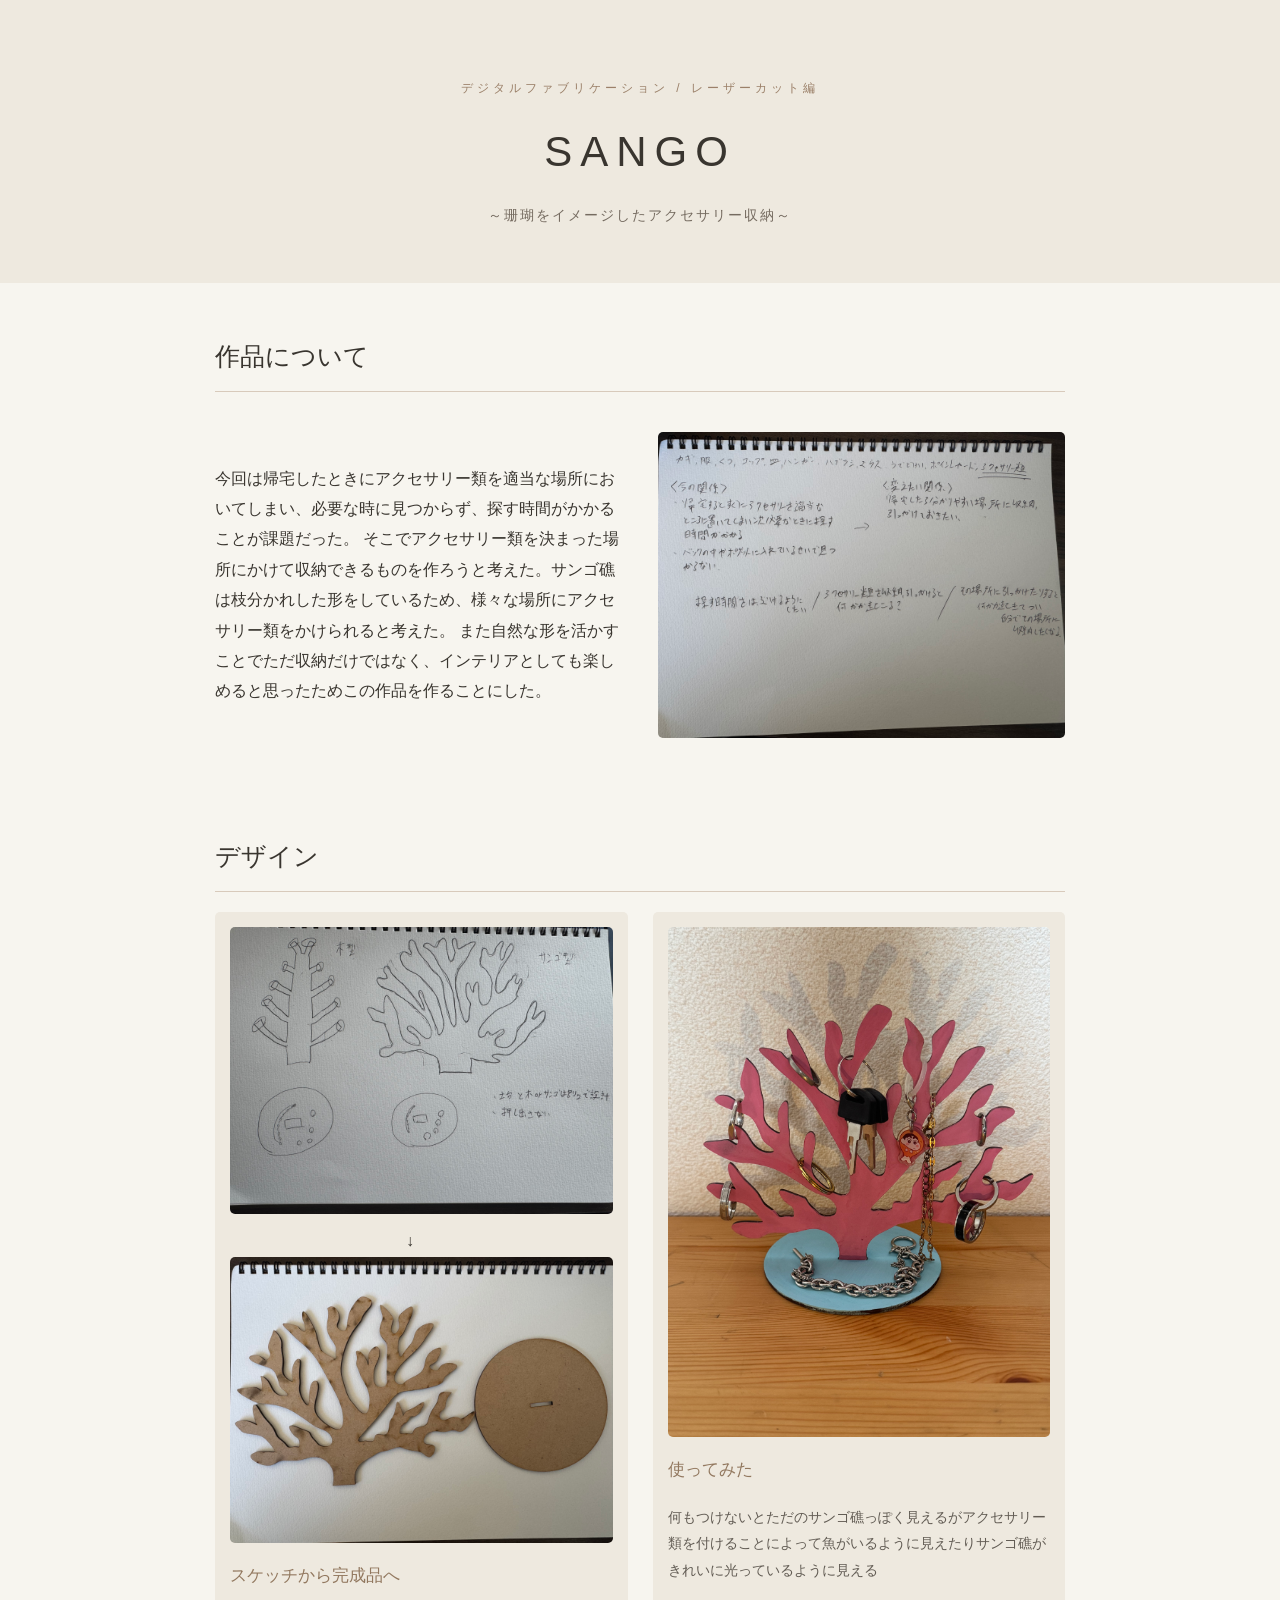
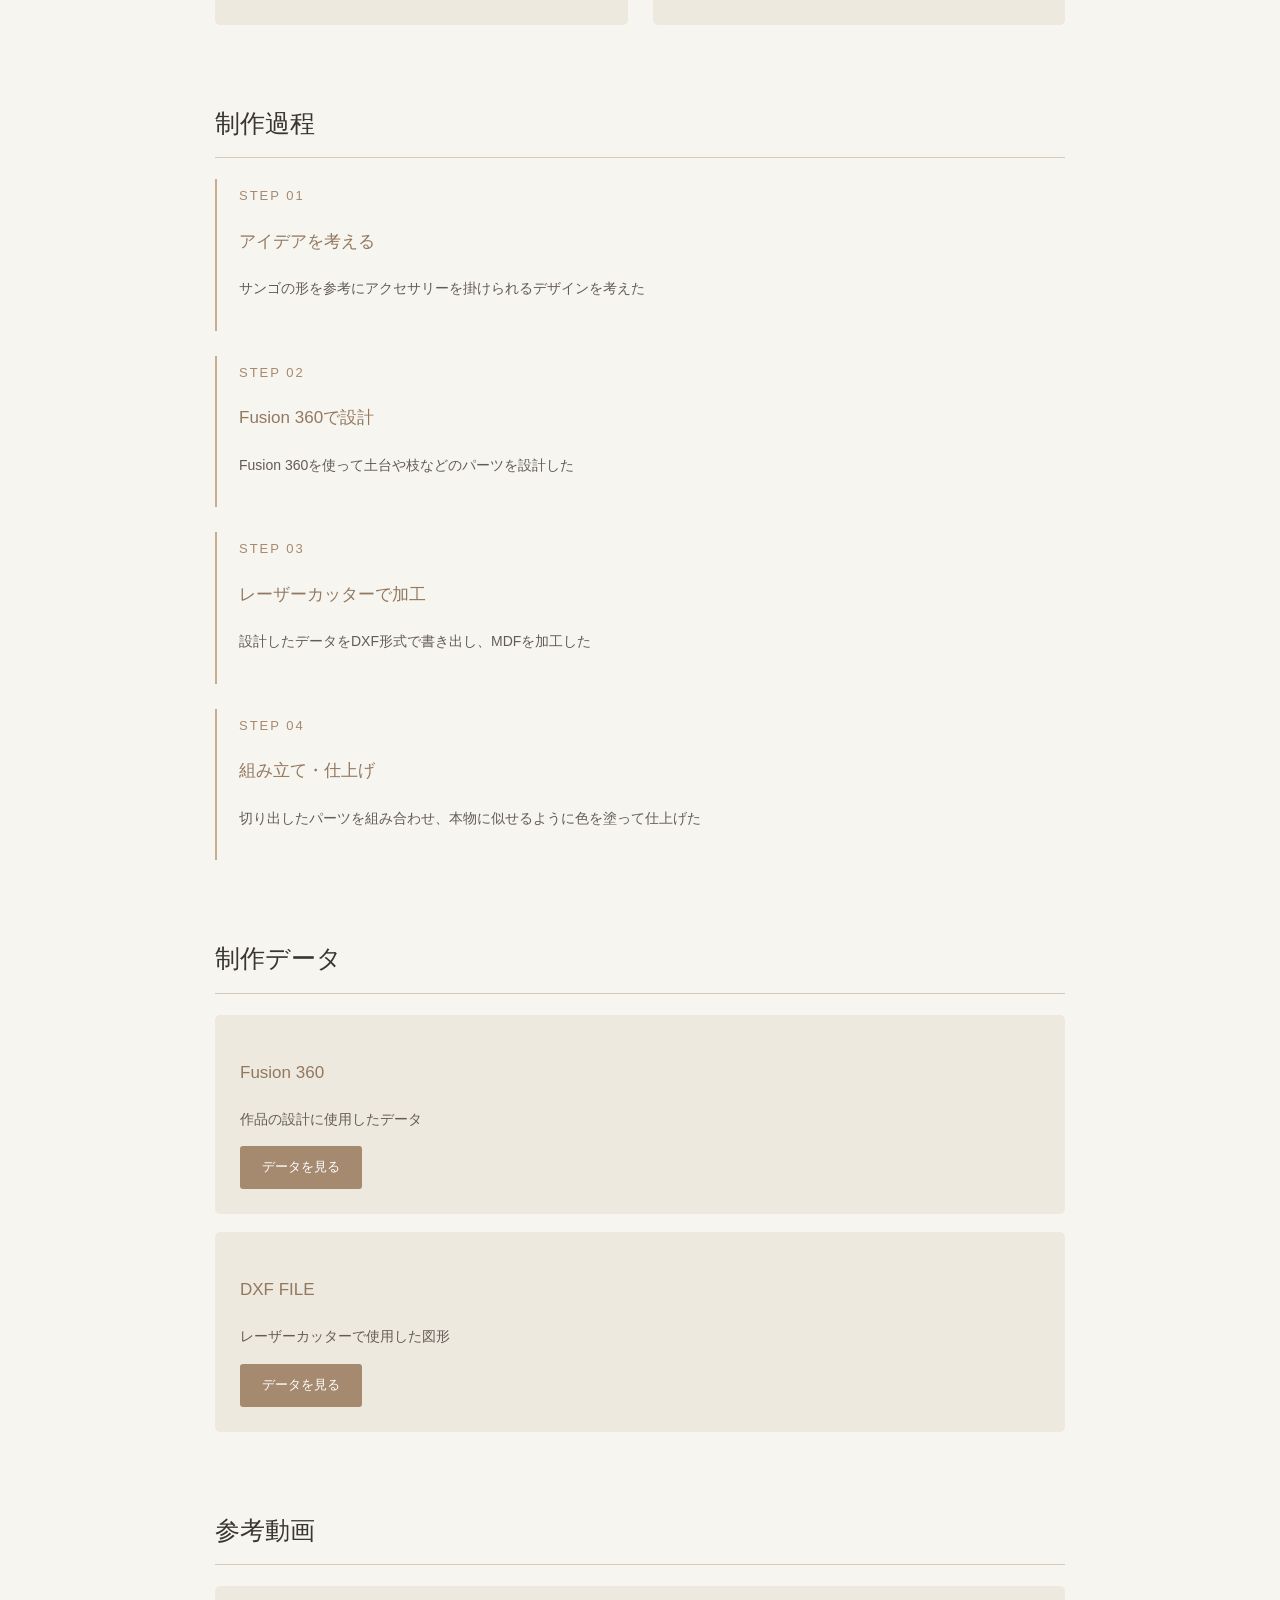
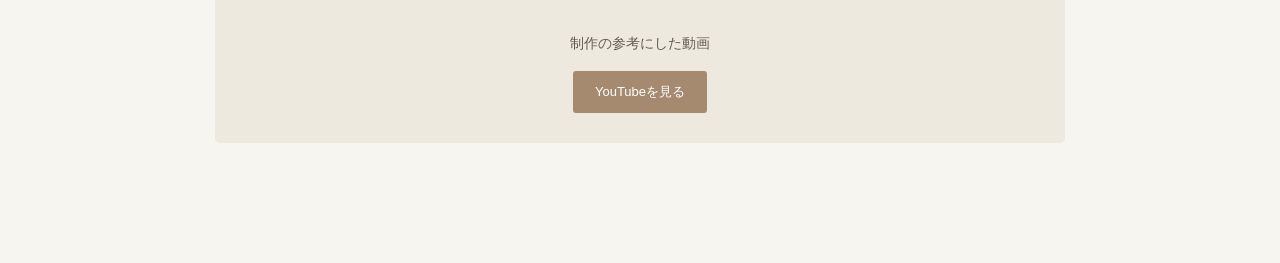
<file: digi_fab/レーザーカット.html>
<!DOCTYPE html>
<html lang="ja">
<head>
<meta charset="UTF-8">
<meta name="viewport" content="width=device-width, initial-scale=1.0">
<title>SANGO | 作品紹介</title>
<style>
* {
box-sizing: border-box;
}

body {
margin: 0;
background: #f7f5ef;
color: #39352f;
font-family: "Yu Gothic", sans-serif;
line-height: 1.9;
}

/* ヘッダー */
header {
text-align: center;
padding: 65px 20px 55px;
background: #eee9df;
}

header p {
font-size: 12px;
letter-spacing: 4px;
color: #9b8069;
}

header h1 {
font-size: 42px;
font-weight: normal;
letter-spacing: 8px;
margin: 10px 0;
}

header .sub {
font-size: 14px;
letter-spacing: 2px;
color: #756b60;
}

/* メイン */
main {
max-width: 900px;
margin: auto;
padding: 45px 25px;
}

/* 見出し */
.heading {
margin-bottom: 25px;
}

.number {
color: #aa8e73;
font-size: 12px;
letter-spacing: 3px;
}

h2 {
font-size: 25px;
font-weight: normal;
border-bottom: 1px solid #d8cabb;
padding-bottom: 10px;
margin-top: 5px;
}

h3 {
font-size: 17px;
font-weight: normal;
color: #92785f;
}

p {
font-size: 14px;
color: #625c54;
}

/* 写真 */
img {
width: 100%;
height: auto;
display: block;
border-radius: 5px;
margin: 20px 0;
}

/* セクション */
section {
margin-bottom: 75px;
}

/* コンセプト */
.concept {
display: grid;
grid-template-columns: 1fr 1fr;
gap: 35px;
align-items: center;
}

/* 写真の並び */
.gallery {
display: grid;
grid-template-columns: 1fr 1fr;
gap: 25px;
}

.gallery div {
background: #eee9df;
padding: 15px;
border-radius: 5px;
}

.gallery img {
margin: 0 0 12px;
}

/* 制作過程 */
.step {
border-left: 2px solid #c8ad91;
padding: 5px 0 15px 22px;
margin-bottom: 25px;
}

.step .num {
color: #a58a70;
font-size: 13px;
letter-spacing: 2px;
}

/* データ */
.data-box {
background: #eee9df;
padding: 25px;
margin: 18px 0;
border-radius: 5px;
}

.button {
display: inline-block;
padding: 9px 22px;
background: #a58a70;
color: white;
text-decoration: none;
font-size: 13px;
border-radius: 3px;
}

.button:hover {
background: #80674f;
}

/* 動画 */
.video {
text-align: center;
padding: 30px;
background: #eee9df;
border-radius: 5px;
}

/* フッター */
footer {
text-align: center;
padding: 30px;
background: #eee9df;
color: #8a7968;
font-size: 12px;
letter-spacing: 3px;
}

@media (max-width: 650px) {
header h1 {
font-size: 32px;
}

.concept,
.gallery {
grid-template-columns: 1fr;
}

main {
padding: 35px 20px;
}
}
</style>
</head>
<body>
<header>
<p>デジタルファブリケーション / レーザーカット編</p>
<h1>SANGO</h1>
<div class="sub">～珊瑚をイメージしたアクセサリー収納～</div>
</header>
<main>
<section>
<h2>作品について</h2>
</div>
<div class="concept">
<div>
今回は帰宅したときにアクセサリー類を適当な場所においてしまい、必要な時に見つからず、探す時間がかかることが課題だった。
そこでアクセサリー類を決まった場所にかけて収納できるものを作ろうと考えた。サンゴ礁は枝分かれした形をしているため、様々な場所にアクセサリー類をかけられると考えた。
また自然な形を活かすことでただ収納だけではなく、インテリアとしても楽しめると思ったためこの作品を作ることにした。
</div>
<img src="images/IMG_3721.jpeg" alt="作品">
</div>
</section>
<section>
<h2>デザイン</h2>
</div>
<div class="gallery">
<div>
<img src="images/IMG_3733.jpeg" alt="">
　　　　　　　　　　　↓
<img src="images/IMG_3724.jpeg" alt="デザインスケッチ">
<h3>スケッチから完成品へ</h3>
</div>
<div>
<img src="images/IMG_3735.jpeg" alt="完成した作品">
<h3>使ってみた</h3>
<p>何もつけないとただのサンゴ礁っぽく見えるがアクセサリー類を付けることによって魚がいるように見えたりサンゴ礁がきれいに光っているように見える</p>
</div>
</div>
</section>
<section>
<h2>制作過程</h2>
</div>
<div class="step">
<div class="num">STEP 01</div>
<h3>アイデアを考える</h3>
<p>サンゴの形を参考にアクセサリーを掛けられるデザインを考えた</p>
</div>
<div class="step">
<div class="num">STEP 02</div>
<h3>Fusion 360で設計</h3>
<p>Fusion 360を使って土台や枝などのパーツを設計した</p>
</div>
<div class="step">
<div class="num">STEP 03</div>
<h3>レーザーカッターで加工</h3>
<p>設計したデータをDXF形式で書き出し、MDFを加工した</p>
</div>
<div class="step">
<div class="num">STEP 04</div>
<h3>組み立て・仕上げ</h3>
<p>切り出したパーツを組み合わせ、本物に似せるように色を塗って仕上げた</p>
</div>
</section>
<section>
<h2>制作データ</h2>
</div>
<div class="data-box">
<h3>Fusion 360</h3>
<p>作品の設計に使用したデータ</p>
<a class="button" href="files/SANGO.f3d" download>データを見る</a>
</div>
<div class="data-box">
<h3>DXF FILE</h3>
<p>レーザーカッターで使用した図形</p>
<a class="button" href="files/SANGO.dxf" download>データを見る</a>
</div>
</section>
<section>
<h2>参考動画</h2>
</div>
<div class="video">
<p>制作の参考にした動画</p>
<a class="button"
href="https://youtu.be/OdVjmMNxeI8?si=KN2d30-_akgFj9cs"
target="_blank">
YouTubeを見る
</a>
</div>
</section>
</main>
</body>
</html>
</file>
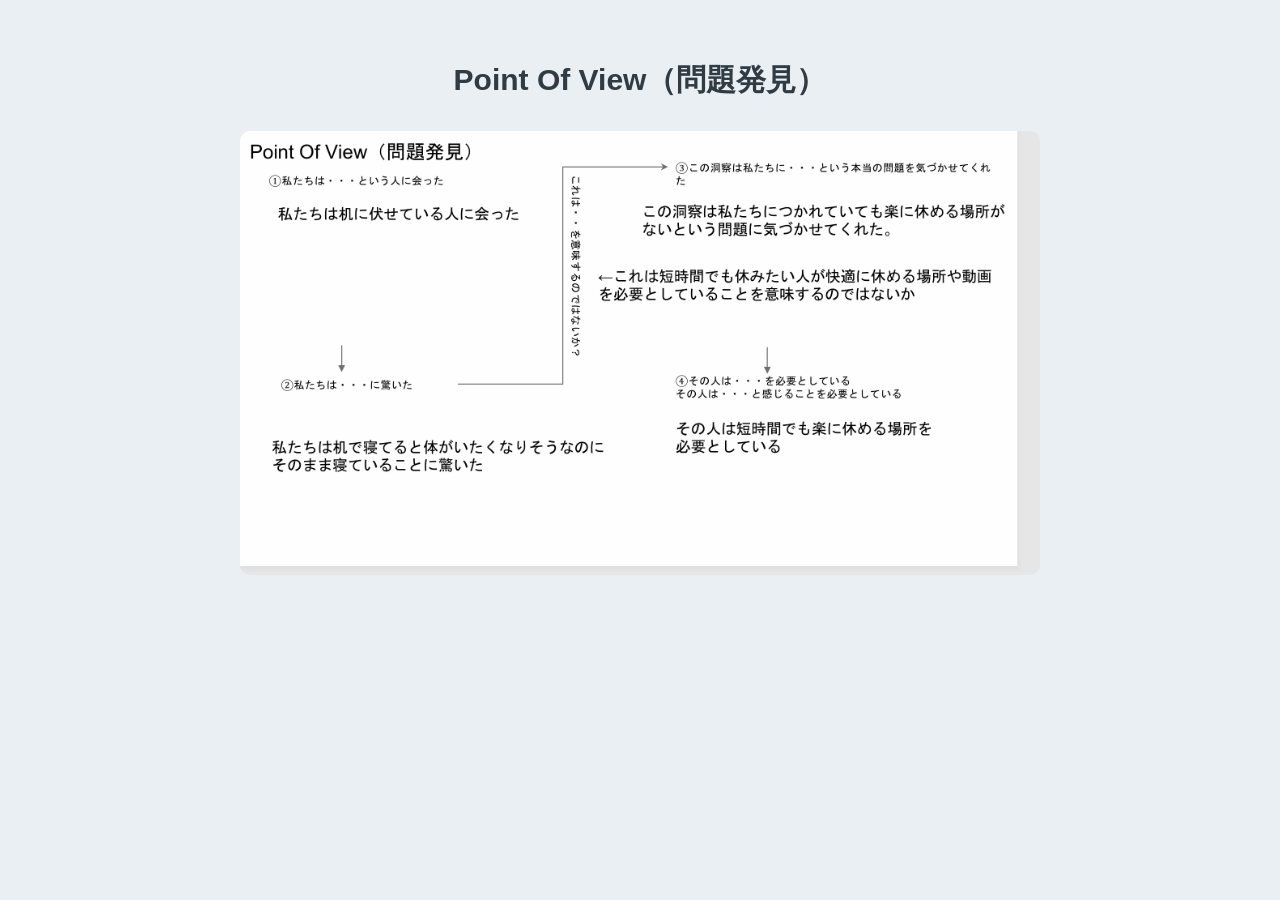
<file: digi_fab/問題解決.html>
<!DOCTYPE html>
<html lang="ja">
<head>
<meta charset="UTF-8">
<meta name="viewport" content="width=device-width, initial-scale=1.0">
<title>Point Of View</title>

<style>
body {
margin: 0;
padding: 40px 8%;
background: #e9eff2;
font-family: "Yu Gothic", sans-serif;
color: #303b43;
text-align: center;
}

h1 {
font-size: 30px;
margin-bottom: 30px;
}

img {
width: 90%;
max-width: 800px;
height: auto;
border-radius: 10px;
}
</style>
</head>

<body>

<h1>Point Of View（問題発見）</h1>

<img src="images/スクリーンショット 2026-11-23 163207.png">

</body>
</html>
</file>
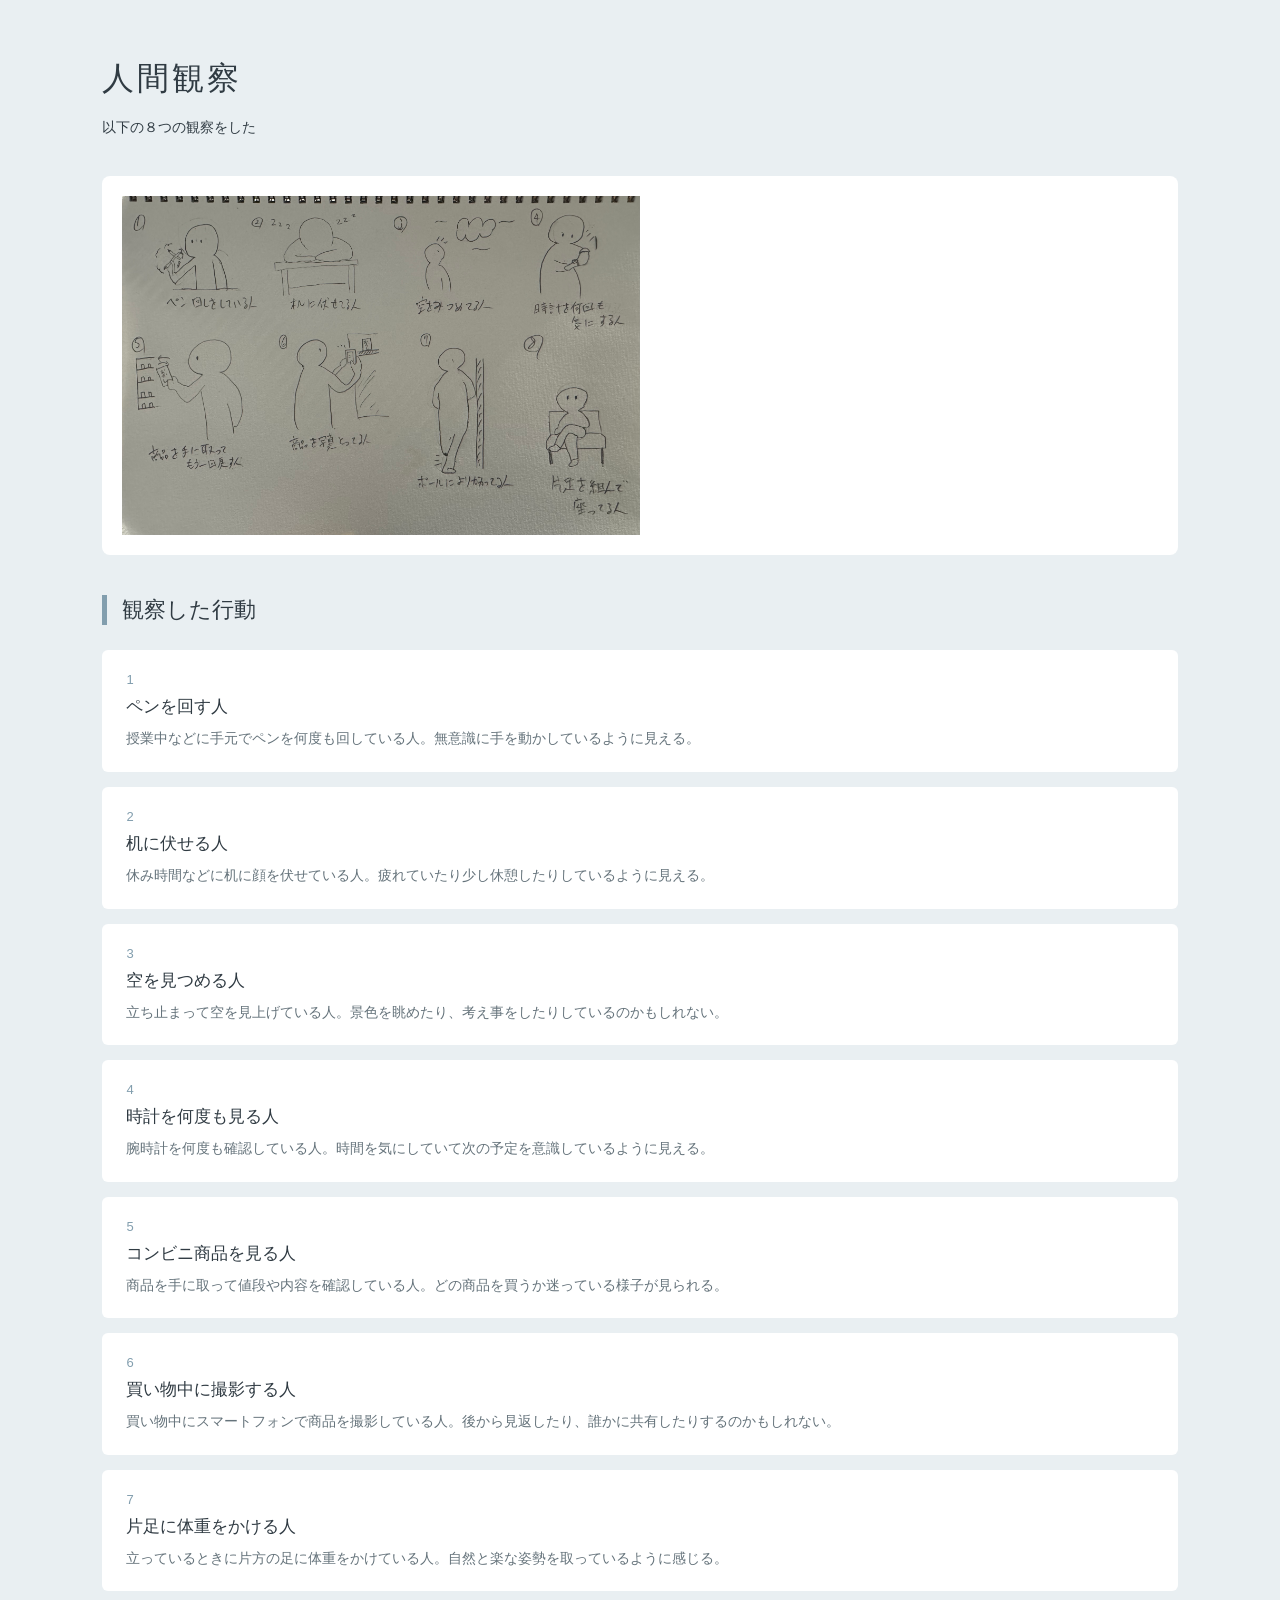
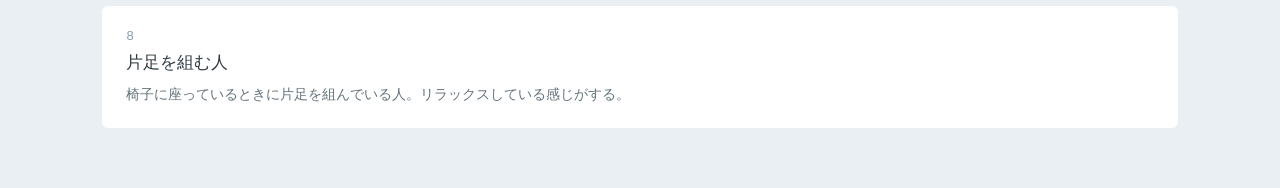
<file: digi_fab/観察.html>
<!DOCTYPE html>
<html lang="ja">
<head>
<meta charset="UTF-8">
<meta name="viewport" content="width=device-width, initial-scale=1.0">
<style>
* {
box-sizing: border-box;
}

body {
margin: 0;
padding: 45px 8%;
background: #e9eff2;
color: #303b43;
font-family: "Yu Gothic", sans-serif;
}

header {
padding: 25px 0;
border-bottom: 2px solid #9eafb9;
margin-bottom: 35px;
}

.subtitle {
font-size: 12px;
letter-spacing: 3px;
color: #718794;
}

h1 {
font-size: 32px;
font-weight: 500;
letter-spacing: 3px;
margin: 12px 0;
}

.intro {
font-size: 14px;
line-height: 2;
margin-bottom: 35px;
}

.main-image {
background: #fff;
padding: 20px;
border-radius: 8px;
margin-bottom: 40px;
}

.main-image img {
width: 50%;
display: block;
}

.section-title {
font-size: 22px;
font-weight: 500;
border-left: 5px solid #829eae;
padding-left: 15px;
margin-bottom: 25px;
}

.observation {
background: #fff;
padding: 20px 24px;
margin-bottom: 15px;
border-radius: 6px;
}

.number {
color: #829eae;
font-size: 13px;
letter-spacing: 2px;
}

.observation h3 {
font-size: 17px;
font-weight: 500;
margin: 7px 0;
}

.observation p {
font-size: 14px;
line-height: 1.9;
color: #65737b;
margin: 0;
}

footer {
margin-top: 45px;
padding-top: 20px;
border-top: 1px solid #aab8c0;
color: #82929b;
font-size: 12px;
letter-spacing: 2px;
}

@media (max-width: 650px) {
body {
padding: 25px 5%;
}

h1 {
font-size: 25px;
}
}
</style>
</head>
<body>
<h1>人間観察</h1>
</header>
<div class="intro">
以下の８つの観察をした
</div>
<div class="main-image">
<img src="images/IMG_3772.jpeg" alt="8つの観察イラスト"widht=35%>
</div>
<h2 class="section-title">観察した行動</h2>
<div class="observation">
<span class="number">1</span>
<h3>ペンを回す人</h3>
<p>授業中などに手元でペンを何度も回している人。無意識に手を動かしているように見える。</p>
</div>
<div class="observation">
<span class="number">2</span>
<h3>机に伏せる人</h3>
<p>休み時間などに机に顔を伏せている人。疲れていたり少し休憩したりしているように見える。</p>
</div>
<div class="observation">
<span class="number">3</span>
<h3>空を見つめる人</h3>
<p>立ち止まって空を見上げている人。景色を眺めたり、考え事をしたりしているのかもしれない。</p>
</div>
<div class="observation">
<span class="number">4</span>
<h3>時計を何度も見る人</h3>
<p>腕時計を何度も確認している人。時間を気にしていて次の予定を意識しているように見える。</p>
</div>
<div class="observation">
<span class="number">5</span>
<h3>コンビニ商品を見る人</h3>
<p>商品を手に取って値段や内容を確認している人。どの商品を買うか迷っている様子が見られる。</p>
</div>
<div class="observation">
<span class="number">6</span>
<h3>買い物中に撮影する人</h3>
<p>買い物中にスマートフォンで商品を撮影している人。後から見返したり、誰かに共有したりするのかもしれない。</p>
</div>
<div class="observation">
<span class="number">7</span>
<h3>片足に体重をかける人</h3>
<p>立っているときに片方の足に体重をかけている人。自然と楽な姿勢を取っているように感じる。</p>
</div>
<div class="observation">
<span class="number">8</span>
<h3>片足を組む人</h3>
<p>椅子に座っているときに片足を組んでいる人。リラックスしている感じがする。</p>
</div>
</body>
</html>
</file>
<file: de12/style.css>
body {
background-color: #F5F1E8;
color: #222222;
font-family: sans-serif;
margin: 40px;
}

h1 {
color: #D85A36;
}

h2 {
color: #D85A36;
}
</file>
<file: de12/css/style.css>
@charset "utf-8";
/* 冒頭でimport */
@import url('https://fonts.googleapis.com/css?family=Raleway:700&display=swap');
@import url('https://fonts.googleapis.com/css?family=M+PLUS+Rounded+1c:400,700&display=swap&subset=japanese');
/* フォントを指定したいところで */

logo img{
    border-radius: 50%;
    width: 150px;
    height: 150px;
    object-fit: cover; /* 画像のトリミング */
}

logotohome img{
    border-radius: 70%;
    width: 70px;
    height: 70px;
    object-fit: cover; /* 画像のトリミング */
}



/* ========== common ========== */
html, body {
	font-size: 16px;
	font-family: sans-serif;
	color: #393939;
    margin-left: 15px;
    margin-bottom: 40px;
	background: #efefef;
}
h1{
    text-indent: 0em;
}
h2{
    margin-left: 1em;
    margin-top: 1em;
}
h3{
    margin-left: 2em;
}
div{
    margin-top: 1em;
    margin-left: 3em;
}
p{
    margin-left: 3em;
}
span.blackback{
    text-indent: 3em;
    background: #393939;
    color: #efefef;
}
</file>
